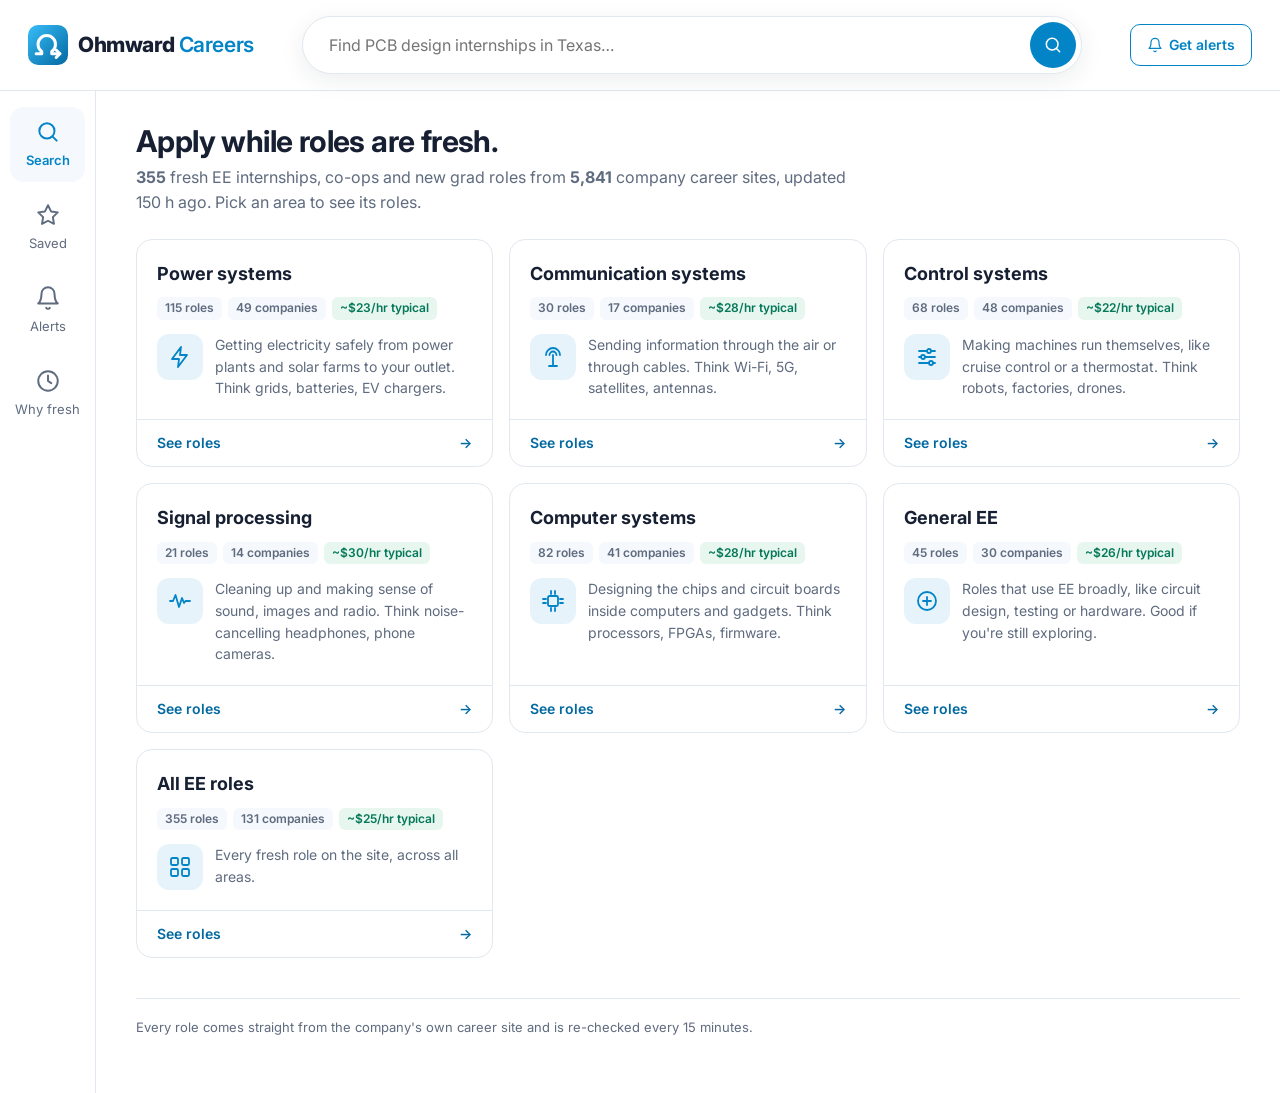
<file: docs/index.html>
<!doctype html>
<html lang="en">
<head>
<meta charset="utf-8">
<meta name="viewport" content="width=device-width, initial-scale=1">
<title>Ohmward Careers</title>
<meta name="description" content="Fresh electrical engineering internships, co-ops and new grad roles from 5,000+ companies, checked every 15 minutes.">
<link rel="icon" href="favicon.svg" type="image/svg+xml">
<link rel="preconnect" href="https://fonts.googleapis.com"><link rel="preconnect" href="https://fonts.gstatic.com" crossorigin>
<link href="https://fonts.googleapis.com/css2?family=Inter:wght@400;500;600;700;800&display=swap" rel="stylesheet">
<link rel="stylesheet" href="style.css?v=11">
</head>
<body>
<div class="shell"><main>
  <h1>Apply while roles are fresh.</h1>
  <p class="lede" id="lede">Fresh EE internships, co-ops and new grad roles, checked every 15 minutes. Pick an area of EE to see its roles.</p>
  <ul class="grid" id="areas"></ul>
  <footer>Every role comes straight from the company's own career site and is re-checked every 15 minutes.</footer>
</main></div>

<script src="common.js?v=11"></script>
<script>
chrome("jobs");
(async () => {
  const data = await loadJobs(), isNew = j => Date.now() - new Date(j.found) < 864e5;
  if (data.updated) $("lede").innerHTML = `<b>${data.jobs.length}</b> fresh EE internships, co-ops and new grad roles from <b>${(data.boards || 5000).toLocaleString()}</b> company career sites, updated ${minutesAgo(data.updated)}. Pick an area to see its roles.`;
  $("areas").innerHTML = Object.entries(AREAS).map(([k, [name, kiss]]) => {
    const js = data.jobs.filter(j => inArea(k, j)), n = js.filter(isNew).length, cos = new Set(js.map(j => j.company)).size;
    const paid = js.map(j => j.hr).filter(Boolean).sort((a, b) => a - b), mid = paid[Math.floor(paid.length / 2)];
    return `<li><a class="tile area" href="jobs.html?area=${k}"><div class="in">
        <div class="tile-top"><h3>${name}</h3>${n ? `<span class="age">${svg("clock")} ${n} new</span>` : ""}</div>
        <div class="pills"><span class="pill">${js.length} role${js.length === 1 ? "" : "s"}</span><span class="pill">${cos} compan${cos === 1 ? "y" : "ies"}</span>
          ${mid ? `<span class="pill pay">~$${mid}/hr typical</span>` : ""}</div>
        <div class="co"><span class="ic">${icon(k)}</span><span>${kiss}</span></div></div>
      <div class="foot"><span>See roles</span><span aria-hidden="true">→</span></div></a></li>`;
  }).join("");
})();
</script>
</body>
</html>
</file>
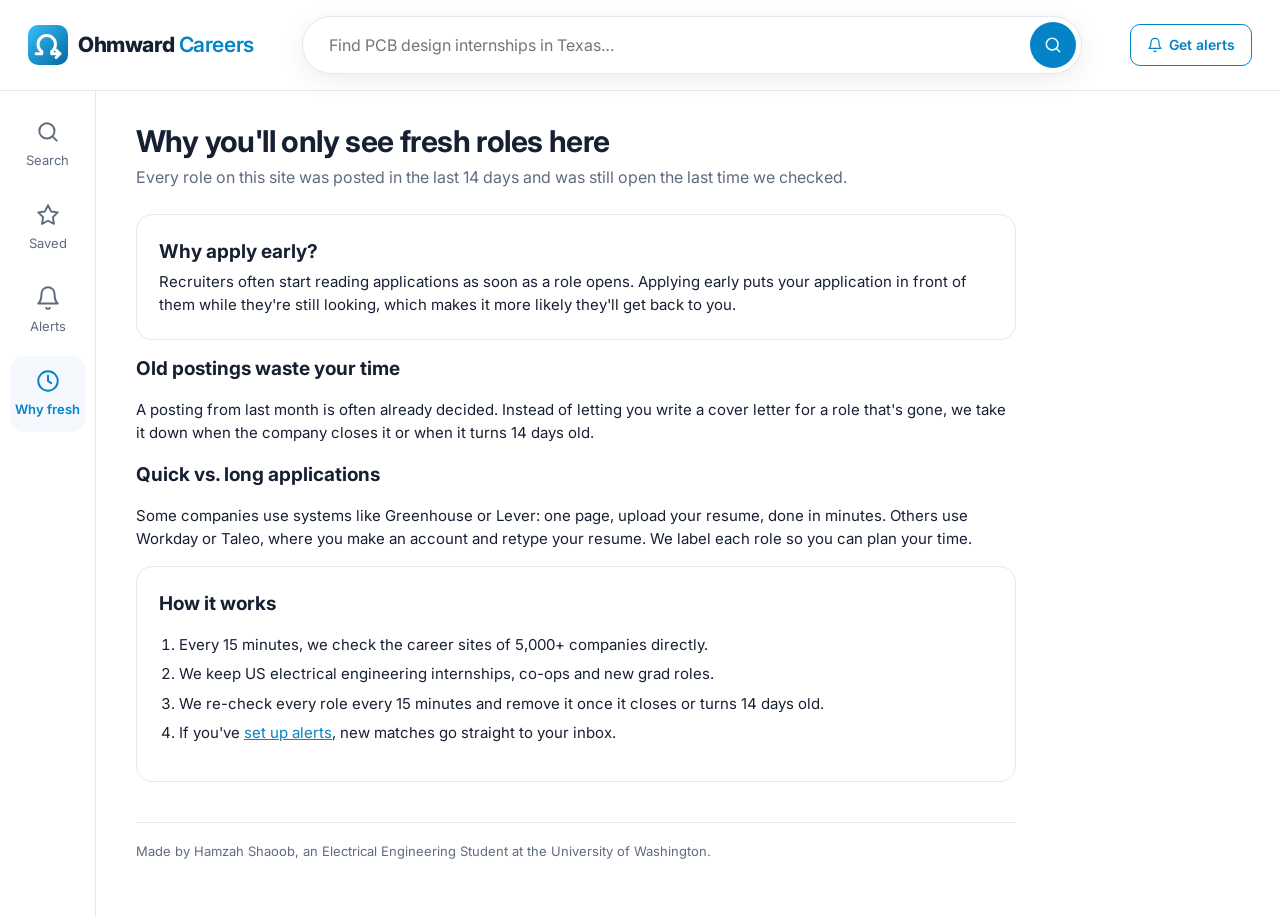
<file: docs/about.html>
<!doctype html>
<html lang="en">
<head>
<meta charset="utf-8">
<meta name="viewport" content="width=device-width, initial-scale=1">
<title>Why fresh · Ohmward Careers</title>
<meta name="description" content="Why Ohmward Careers only lists roles from the last two weeks, and how fast EE postings really close.">
<link rel="icon" href="favicon.svg" type="image/svg+xml">
<link rel="preconnect" href="https://fonts.googleapis.com"><link rel="preconnect" href="https://fonts.gstatic.com" crossorigin>
<link href="https://fonts.googleapis.com/css2?family=Inter:wght@400;500;600;700;800&display=swap" rel="stylesheet">
<link rel="stylesheet" href="style.css?v=11">
</head>
<body>
<div class="shell"><main class="narrow">
  <h1>Why you'll only see fresh roles here</h1>
  <p class="lede">Every role on this site was posted in the last 14 days and was still open the last time we checked.</p>

  <section class="panel">
    <h2>Why apply early?</h2>
    <p style="margin:0">Recruiters often start reading applications as soon as a role opens. Applying early puts your application in front of them while they're still looking, which makes it more likely they'll get back to you.</p>
  </section>

  <section>
    <h2>Old postings waste your time</h2>
    <p>A posting from last month is often already decided. Instead of letting you write a cover letter for a role that's gone, we take it down when the company closes it or when it turns 14 days old.</p>
    <h2>Quick vs. long applications</h2>
    <p>Some companies use systems like Greenhouse or Lever: one page, upload your resume, done in minutes. Others use Workday or Taleo, where you make an account and retype your resume. We label each role so you can plan your time.</p>
  </section>

  <section class="panel">
    <h2>How it works</h2>
    <ol class="steps">
      <li>Every 15 minutes, we check the career sites of 5,000+ companies directly.</li>
      <li>We keep US electrical engineering internships, co-ops and new grad roles.</li>
      <li>We re-check every role every 15 minutes and remove it once it closes or turns 14 days old.</li>
      <li>If you've <a href="alerts.html">set up alerts</a>, new matches go straight to your inbox.</li>
    </ol>
  </section>
  <footer>Made by Hamzah Shaoob, an Electrical Engineering Student at the University of Washington.</footer>
</main></div>

<script src="common.js?v=11"></script>
<script>
chrome("about");
</script>
</body>
</html>
</file>
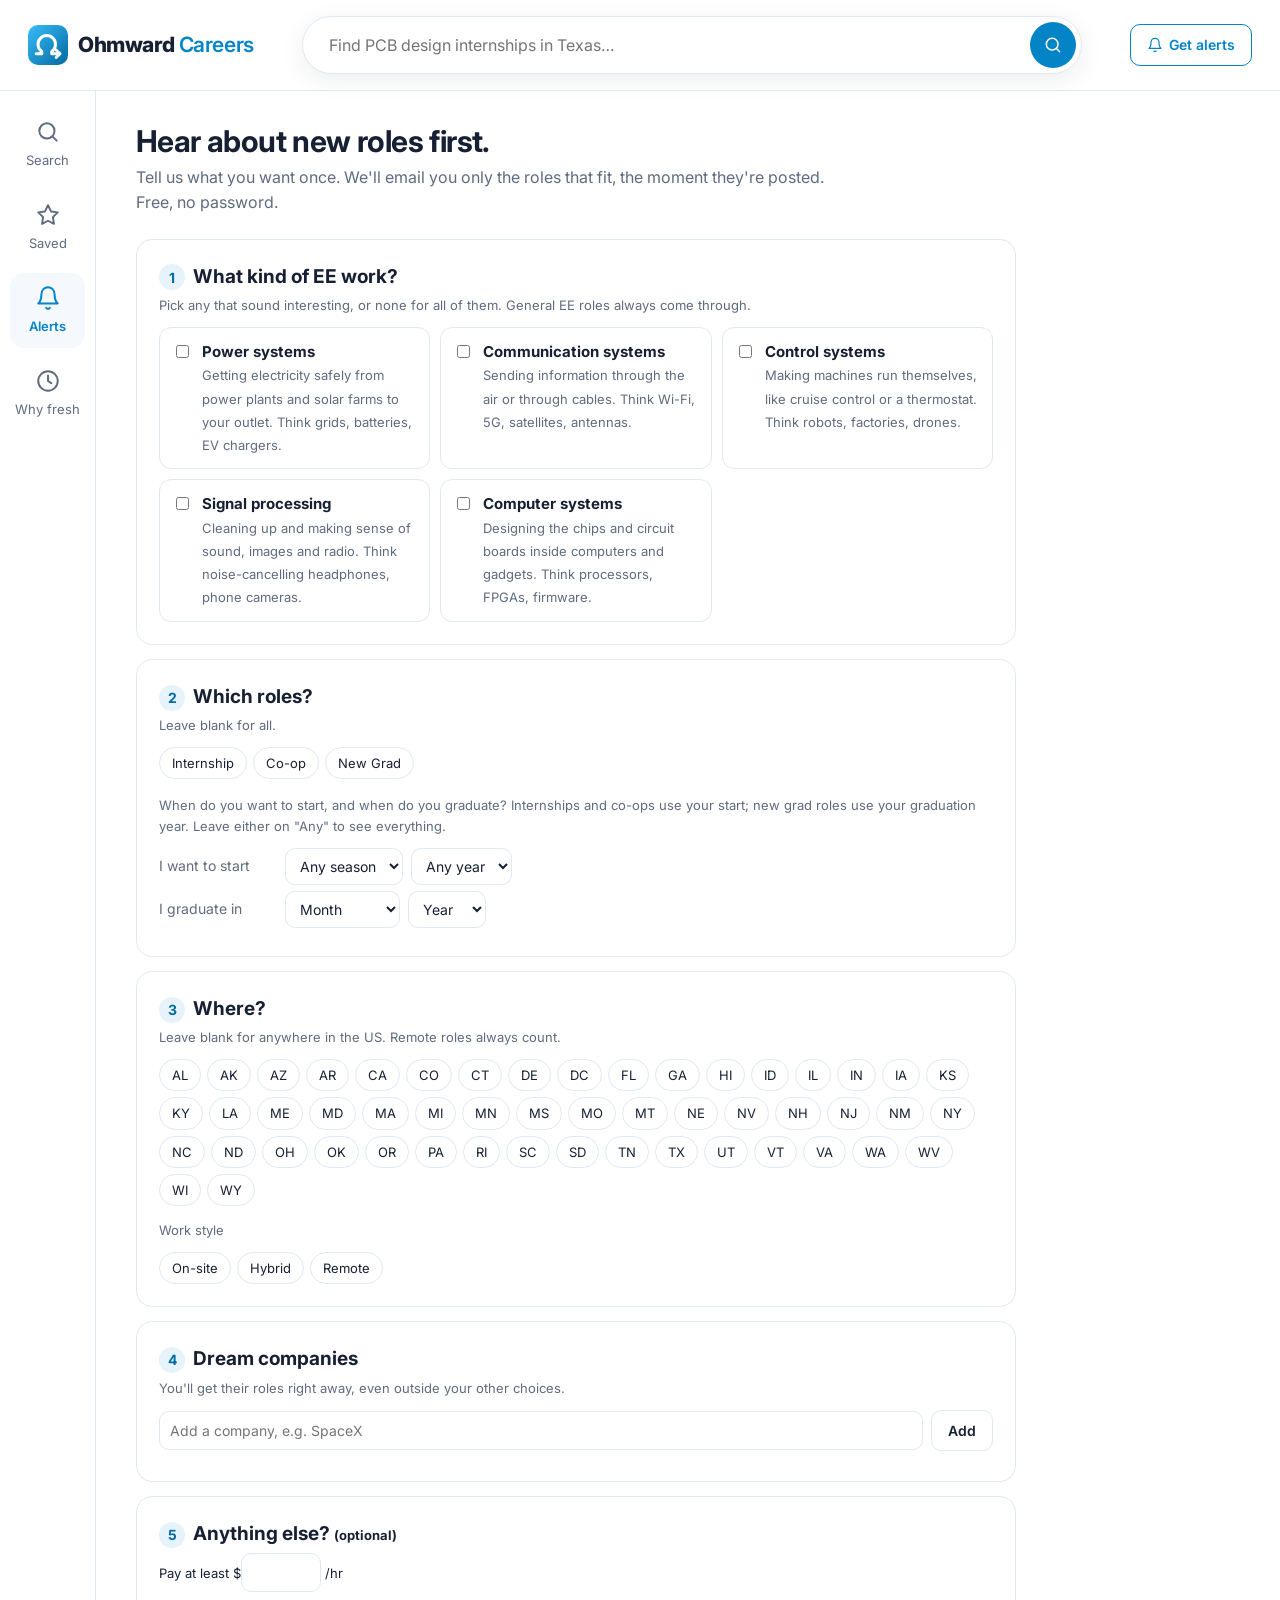
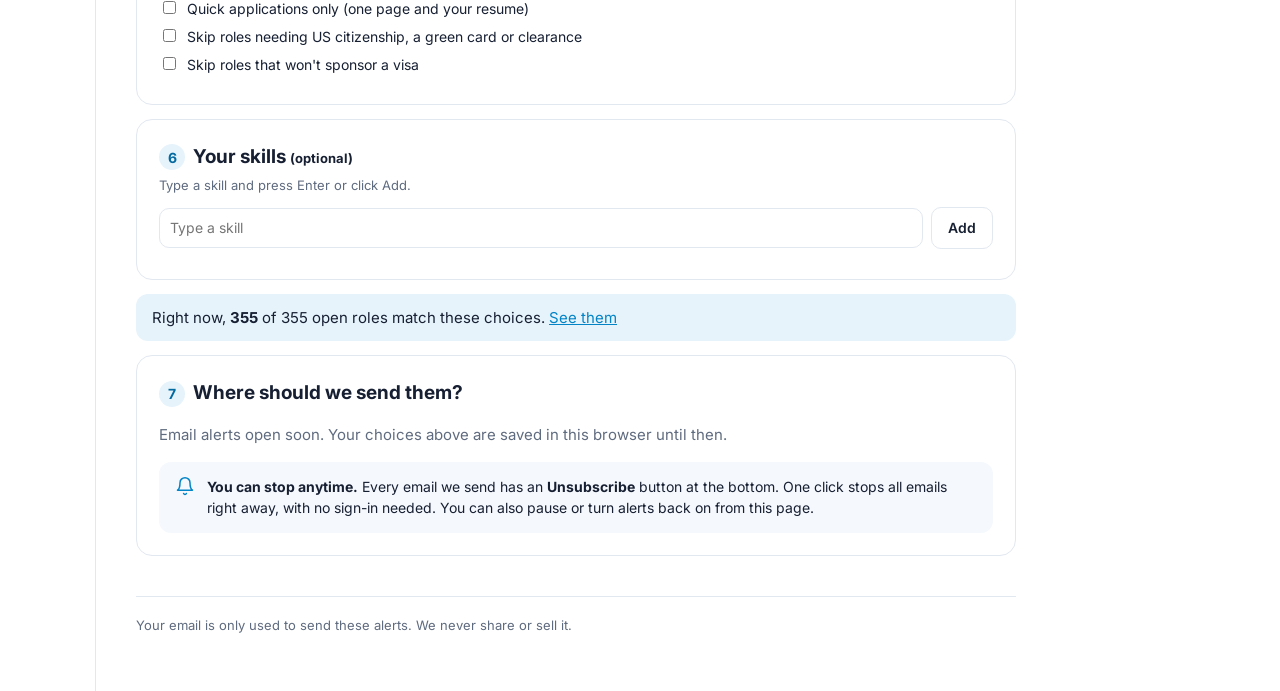
<file: docs/alerts.html>
<!doctype html>
<html lang="en">
<head>
<meta charset="utf-8">
<meta name="viewport" content="width=device-width, initial-scale=1">
<title>Alerts · Ohmward Careers</title>
<meta name="description" content="Get new EE internships, co-ops and new grad roles emailed to you the moment they're posted.">
<link rel="icon" href="favicon.svg" type="image/svg+xml">
<link rel="preconnect" href="https://fonts.googleapis.com"><link rel="preconnect" href="https://fonts.gstatic.com" crossorigin>
<link href="https://fonts.googleapis.com/css2?family=Inter:wght@400;500;600;700;800&display=swap" rel="stylesheet">
<link rel="stylesheet" href="style.css?v=11">
</head>
<body>
<div class="shell"><main class="narrow">
  <h1>Hear about new roles first.</h1>
  <p class="lede">Tell us what you want once. We'll email you only the roles that fit, the moment they're posted. Free, no password.</p>
  <p class="matches" id="banner" hidden></p>

  <section class="step"><h2><span>1</span>What kind of EE work?</h2>
    <p class="hint">Pick any that sound interesting, or none for all of them. General EE roles always come through.</p>
    <div class="areas" id="areas"></div></section>

  <section class="step"><h2><span>2</span>Which roles?</h2>
    <p class="hint">Leave blank for all.</p>
    <div class="chips" id="kinds"></div>
    <p class="hint" style="margin-top:16px">When do you want to start, and when do you graduate? Internships and co-ops use your start; new grad roles use your graduation year. Leave either on "Any" to see everything.</p>
    <div id="when"></div></section>

  <section class="step"><h2><span>3</span>Where?</h2>
    <p class="hint">Leave blank for anywhere in the US. Remote roles always count.</p>
    <div class="chips" id="states"></div>
    <p class="hint" style="margin-top:14px">Work style</p><div class="chips" id="work"></div></section>

  <section class="step"><h2><span>4</span>Dream companies</h2>
    <p class="hint">You'll get their roles right away, even outside your other choices.</p>
    <div id="favorites"></div></section>

  <section class="step"><h2><span>5</span>Anything else? <span class="small">(optional)</span></h2>
    <div class="row"><label class="small">Pay at least $<input class="field" type="number" id="min_pay" min="0" max="200" style="width:80px"> /hr</label></div>
    <label class="check small"><input type="checkbox" id="quick"> Quick applications only (one page and your resume)</label>
    <label class="check small"><input type="checkbox" id="no_citizen"> Skip roles needing US citizenship, a green card or clearance</label>
    <label class="check small"><input type="checkbox" id="need_sponsor"> Skip roles that won't sponsor a visa</label>
    </section>

  <section class="step"><h2><span>6</span>Your skills <span class="small">(optional)</span></h2>
    <p class="hint">Type a skill and press Enter or click Add.</p>
    <div id="skills"></div></section>

  <p class="matches" id="matches"></p>

  <section class="step" id="email-step"><h2><span>7</span>Where should we send them?</h2>
    <div id="signup"></div>
    <div class="unsub"><span id="unsub-ic"></span><div><b>You can stop anytime.</b> Every email we send has an <b>Unsubscribe</b> button at the bottom.
      One click stops all emails right away, with no sign-in needed. You can also pause or turn alerts back on from this page.</div></div></section>
  <footer>Your email is only used to send these alerts. We never share or sell it.</footer>
</main></div>

<script src="common.js?v=11"></script>
<script>
chrome("alerts");
let data = {jobs: [], skills: []}, sb = null, user = null, sub = null;

function count() {
  const n = data.jobs.filter(j => wants(prefs, j)).length;
  $("matches").innerHTML = `Right now, <b>${n}</b> of ${data.jobs.length} open roles match these choices. <a href="./">See them</a>`;
}
function form() {
  $("areas").innerHTML = Object.entries(SECTORS).map(([k, [name, kiss]]) => `<label class="area-opt">
    <input type="checkbox" value="${k}" ${prefs.sectors.includes(k) ? "checked" : ""}><div><b>${name}</b><span>${kiss}</span></div></label>`).join("");
  $("areas").onchange = () => { prefs.sectors = [...$("areas").querySelectorAll("input:checked")].map(i => i.value); savePrefs(); count(); };
  chips($("kinds"), "kinds", KINDS, count);
  whenPicker($("when"), count);
  chips($("states"), "states", STATES, count);
  chips($("work"), "work", WORK, count);
  tagInput($("skills"), "skills", null, count, "Type a skill", fixSkill);
  tagInput($("favorites"), "favorites", companyLogos(data), count, "Add a company, e.g. SpaceX");
  $("min_pay").value = prefs.min_pay || "";
  $("quick").checked = prefs.max_ease === 1;
  $("no_citizen").checked = prefs.no_citizen;
  $("need_sponsor").checked = prefs.need_sponsor;
  count();
}
$("min_pay").oninput = e => { prefs.min_pay = Math.max(0, +e.target.value || 0); savePrefs(); count(); };
$("quick").onchange = e => { prefs.max_ease = e.target.checked ? 1 : 3; savePrefs(); count(); };
for (const id of ["no_citizen", "need_sponsor"]) $(id).onchange = e => { prefs[id] = e.target.checked; savePrefs(); count(); };

// ---------- sign-up (Supabase: the emailed link confirms the address; one row per subscriber) ----------
function signup(note = "") {
  const box = $("signup");
  const freq = `<label class="check small"><input type="radio" name="freq" value="instant" ${prefs.frequency !== "daily" ? "checked" : ""}> As soon as roles are posted</label>
    <label class="check small"><input type="radio" name="freq" value="daily" ${prefs.frequency === "daily" ? "checked" : ""}> One summary each morning (8am Pacific)</label>`;
  if (!SUPABASE_URL) { box.innerHTML = `<p class="muted">Email alerts open soon. Your choices above are saved in this browser until then.</p>`; return; }
  if (!user) {
    box.innerHTML = `<form id="go">${freq}<div class="row" style="margin-top:12px">
        <input class="field" type="email" id="email" required autocomplete="email" placeholder="you@school.edu" aria-label="Email" style="flex:1 1 240px">
        <button class="btn" type="submit">Send me roles</button></div></form>
      <p class="hint note">We'll email you a link to confirm. Already signed up? Enter your email to change or pause your alerts.</p>
      <p class="note" aria-live="polite">${esc(note)}</p>`;
    $("go").onsubmit = async e => {
      e.preventDefault();
      if (!sb) return signup("Still loading, try again in a second.");
      store("pending", true);
      const {error} = await sb.auth.signInWithOtp({email: $("email").value.trim(), options: {emailRedirectTo: location.origin + location.pathname}});
      signup(error ? `Couldn't send the link: ${error.message}` : "Check your inbox and click the link. Alerts start once you confirm.");
    };
  } else {
    box.innerHTML = `<p style="margin-top:0">Signed in as <b>${esc(user.email)}</b>. Your alerts are <b>${sub?.active ? "on" : "paused"}</b>.</p>${freq}
      <div class="row" style="margin-top:12px"><button class="btn" id="save">Save my choices</button>
        <button class="btn quiet" id="pause">${sub?.active ? "Pause alerts" : "Turn alerts on"}</button>
        <button class="btn quiet" id="out">Sign out</button></div>
      <p class="note" aria-live="polite">${esc(note)}</p>`;
    $("save").onclick = () => save(true, "Saved. Your next alert uses these choices.");
    $("pause").onclick = () => save(!sub?.active, sub?.active ? "Alerts paused." : "Alerts are on.");
    $("out").onclick = () => sb.auth.signOut();
  }
  box.querySelectorAll("input[name=freq]").forEach(r => r.onchange = () => { prefs.frequency = r.value; savePrefs(); });
}
async function save(active, note) {
  const {data: row, error} = await sb.from("subscribers").upsert({id: user.id, email: user.email, prefs, active}).select("prefs,active").single();
  if (!error) sub = row;
  signup(error ? `Couldn't save: ${error.message}` : note);
}
async function signedIn(session) {
  user = session?.user || null;
  if (!user) { sub = null; return signup(); }
  const {data: row} = await sb.from("subscribers").select("prefs,active").eq("id", user.id).maybeSingle();
  sub = row;
  if (row) {  // returning subscriber: show their saved choices rather than whatever this browser had
    prefs = {...DEFAULT, ...row.prefs}; savePrefs(); form();
    return signup(load("pending", false) ? "Welcome back. These are your saved choices." : "");
  }
  if (load("pending", false)) { store("pending", false); return save(true, "You're in. New roles that match will land in your inbox."); }
  signup();
}

(async () => {
  data = await loadJobs();
  $("unsub-ic").outerHTML = svg("bell");
  form(); signup();
  if (!SUPABASE_URL) return;
  const {createClient} = await import("https://cdn.jsdelivr.net/npm/@supabase/supabase-js@2.45.4/+esm");
  sb = createClient(SUPABASE_URL, SUPABASE_ANON_KEY);
  const token = new URLSearchParams(location.search).get("unsub");
  if (token) {
    const {error} = await sb.rpc("unsubscribe", {token});
    $("banner").textContent = error ? "That unsubscribe link didn't work. Enter your email below to pause your alerts." : "You're unsubscribed. We won't email you again.";
    $("banner").hidden = false;
    history.replaceState(null, "", location.pathname);
  }
  sb.auth.onAuthStateChange((_, session) => setTimeout(() => signedIn(session)));  // never await Supabase inside this callback
})();
</script>
</body>
</html>
</file>
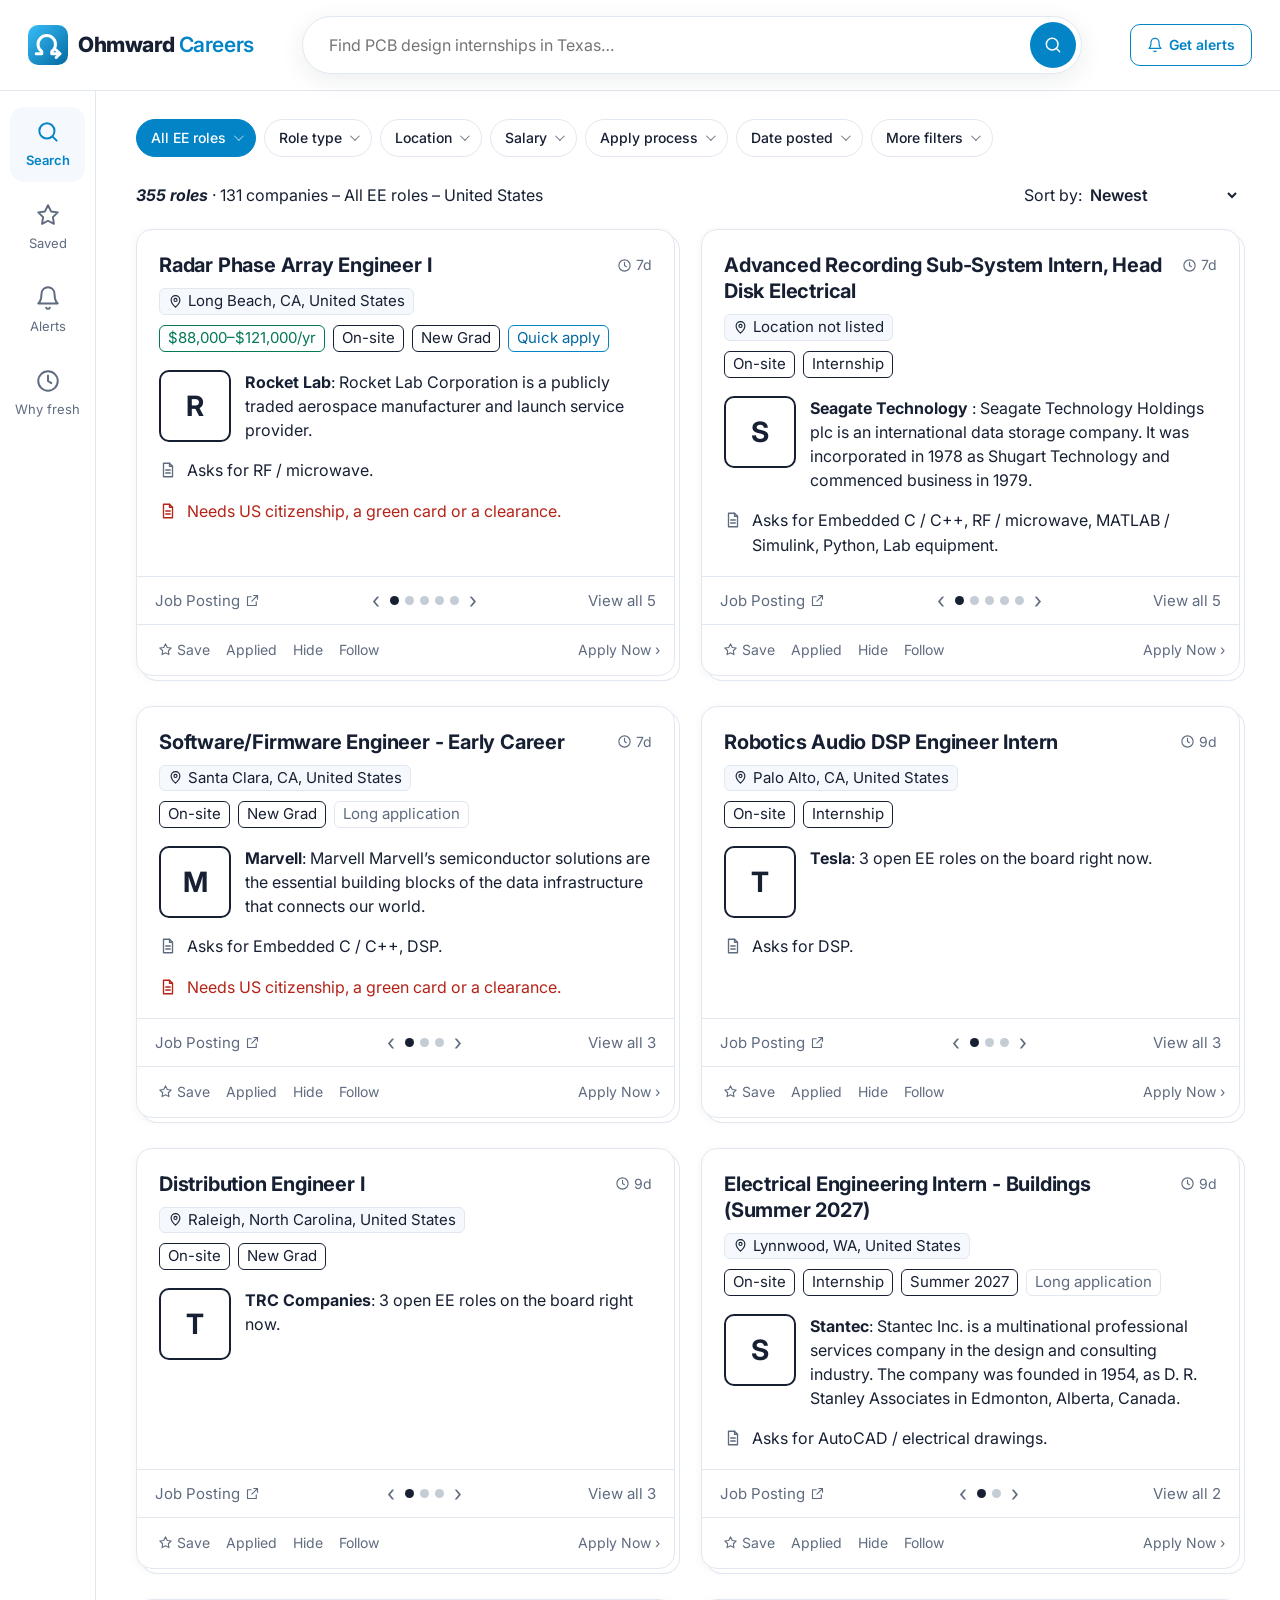
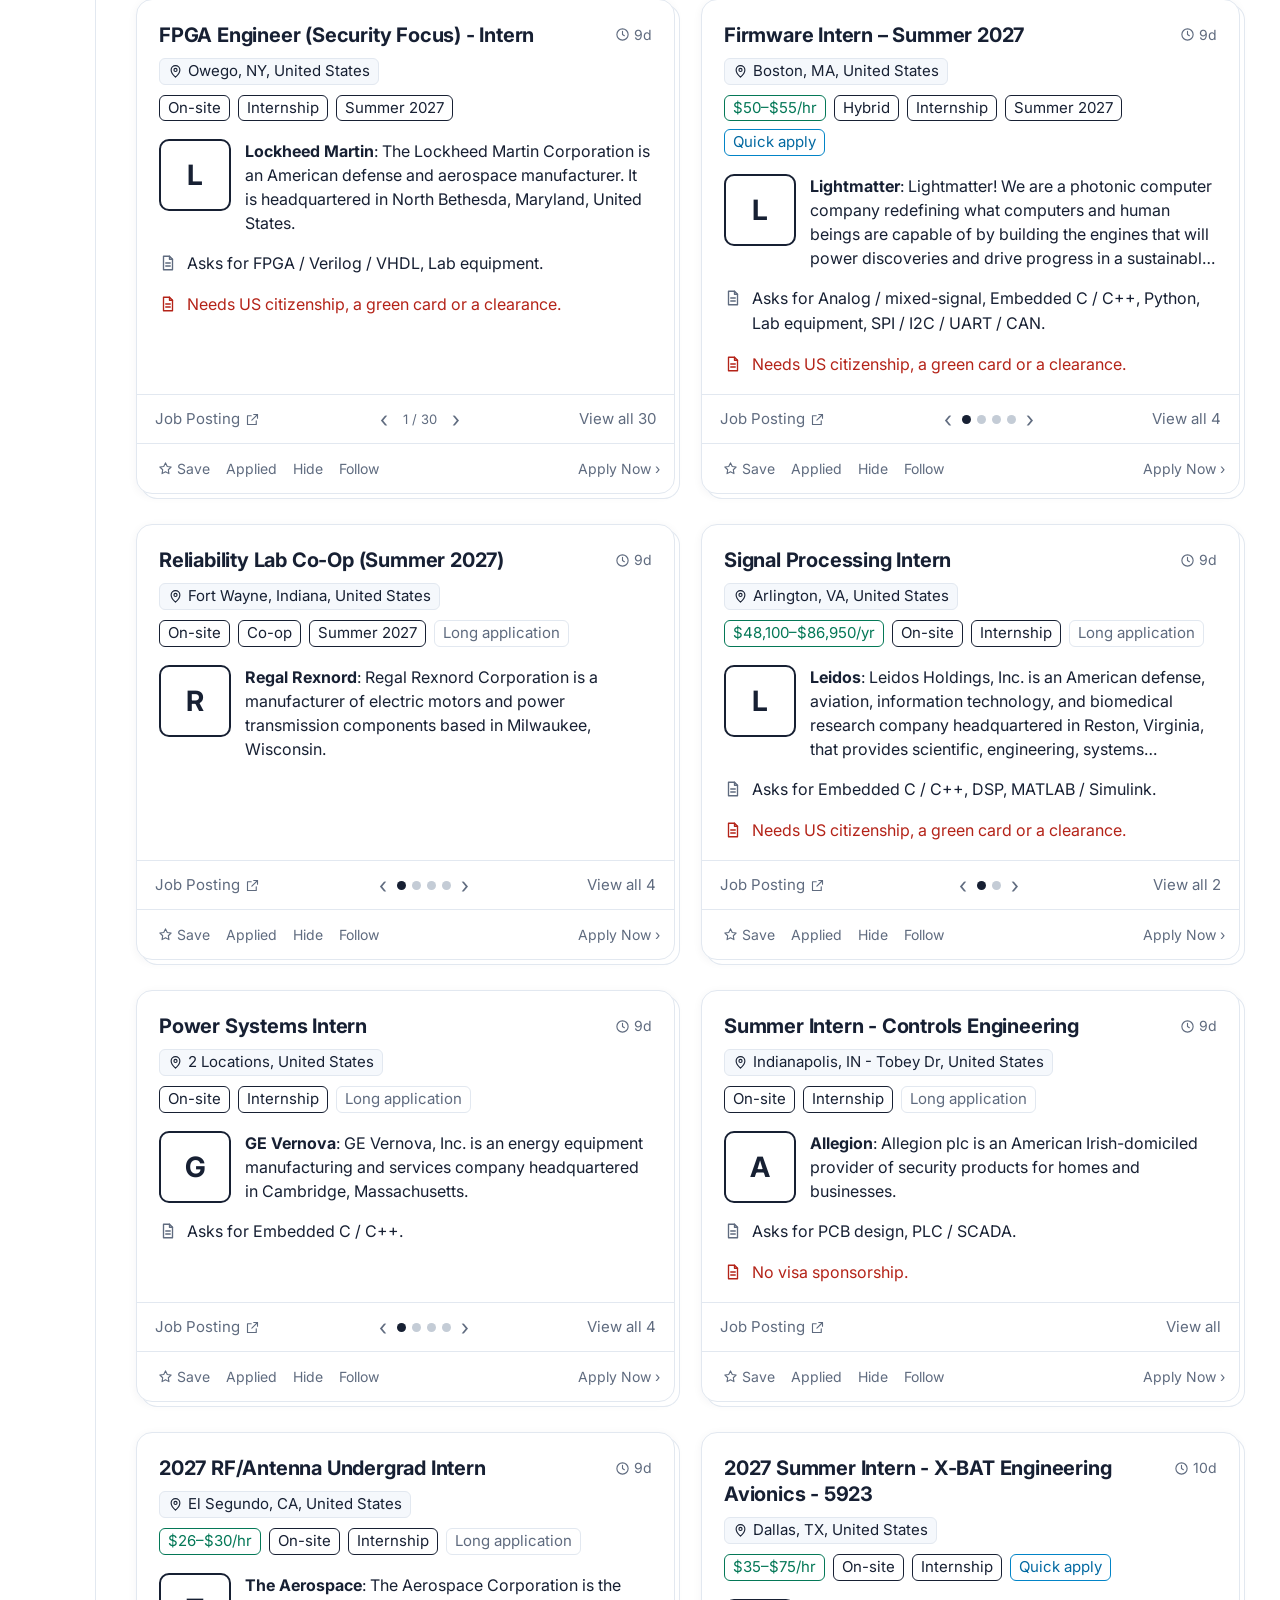
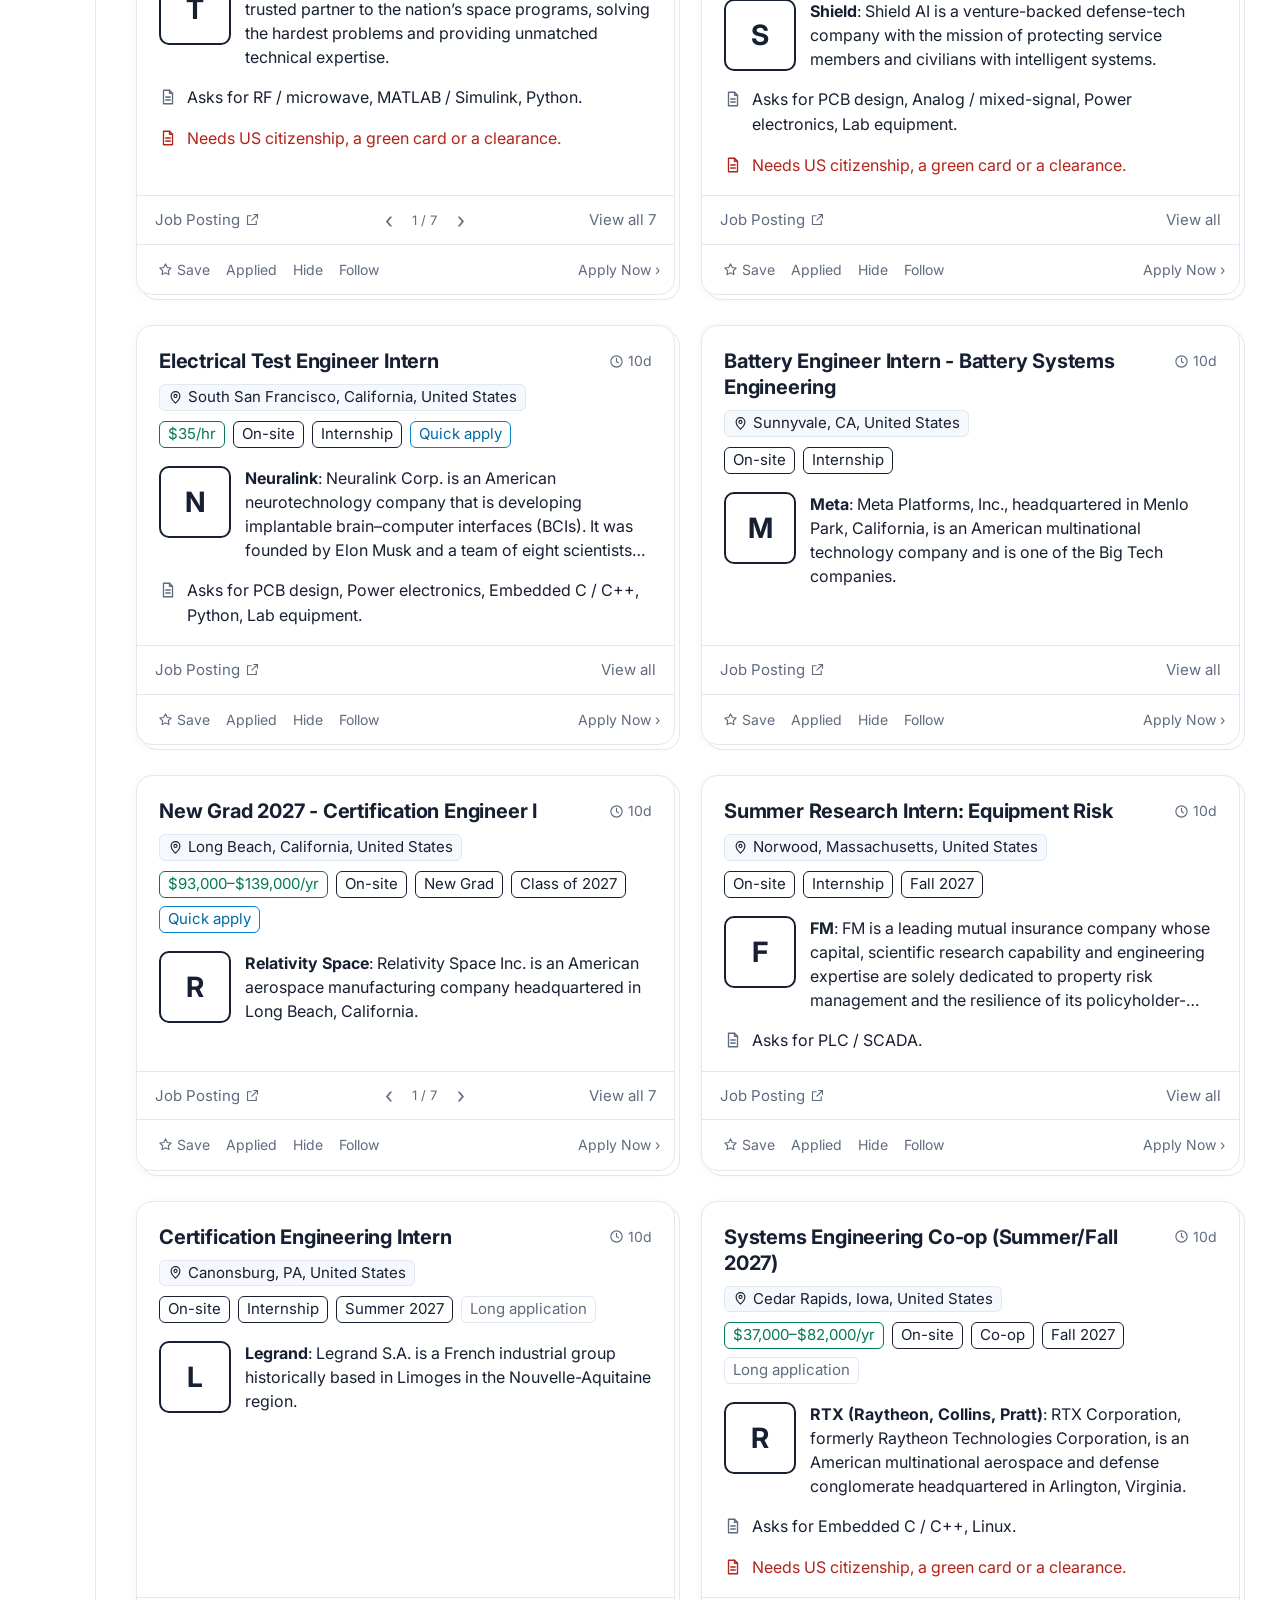
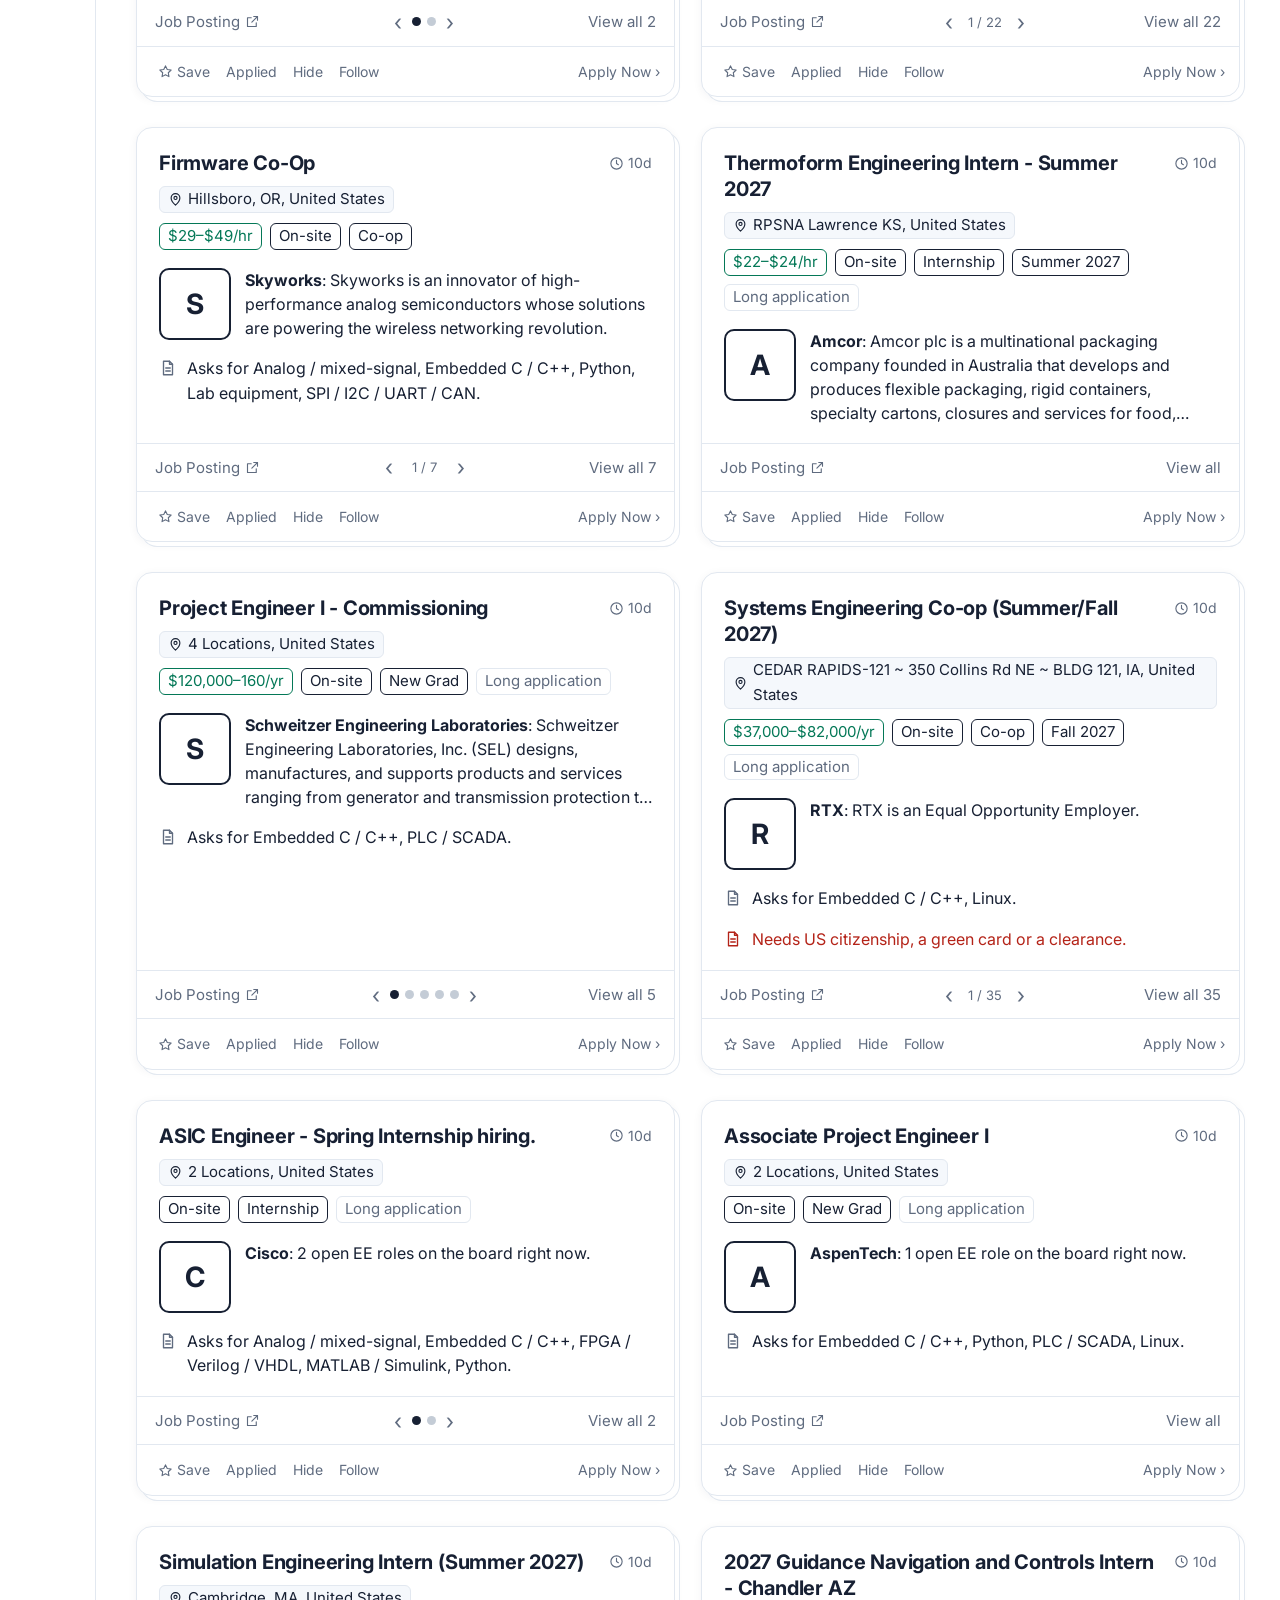
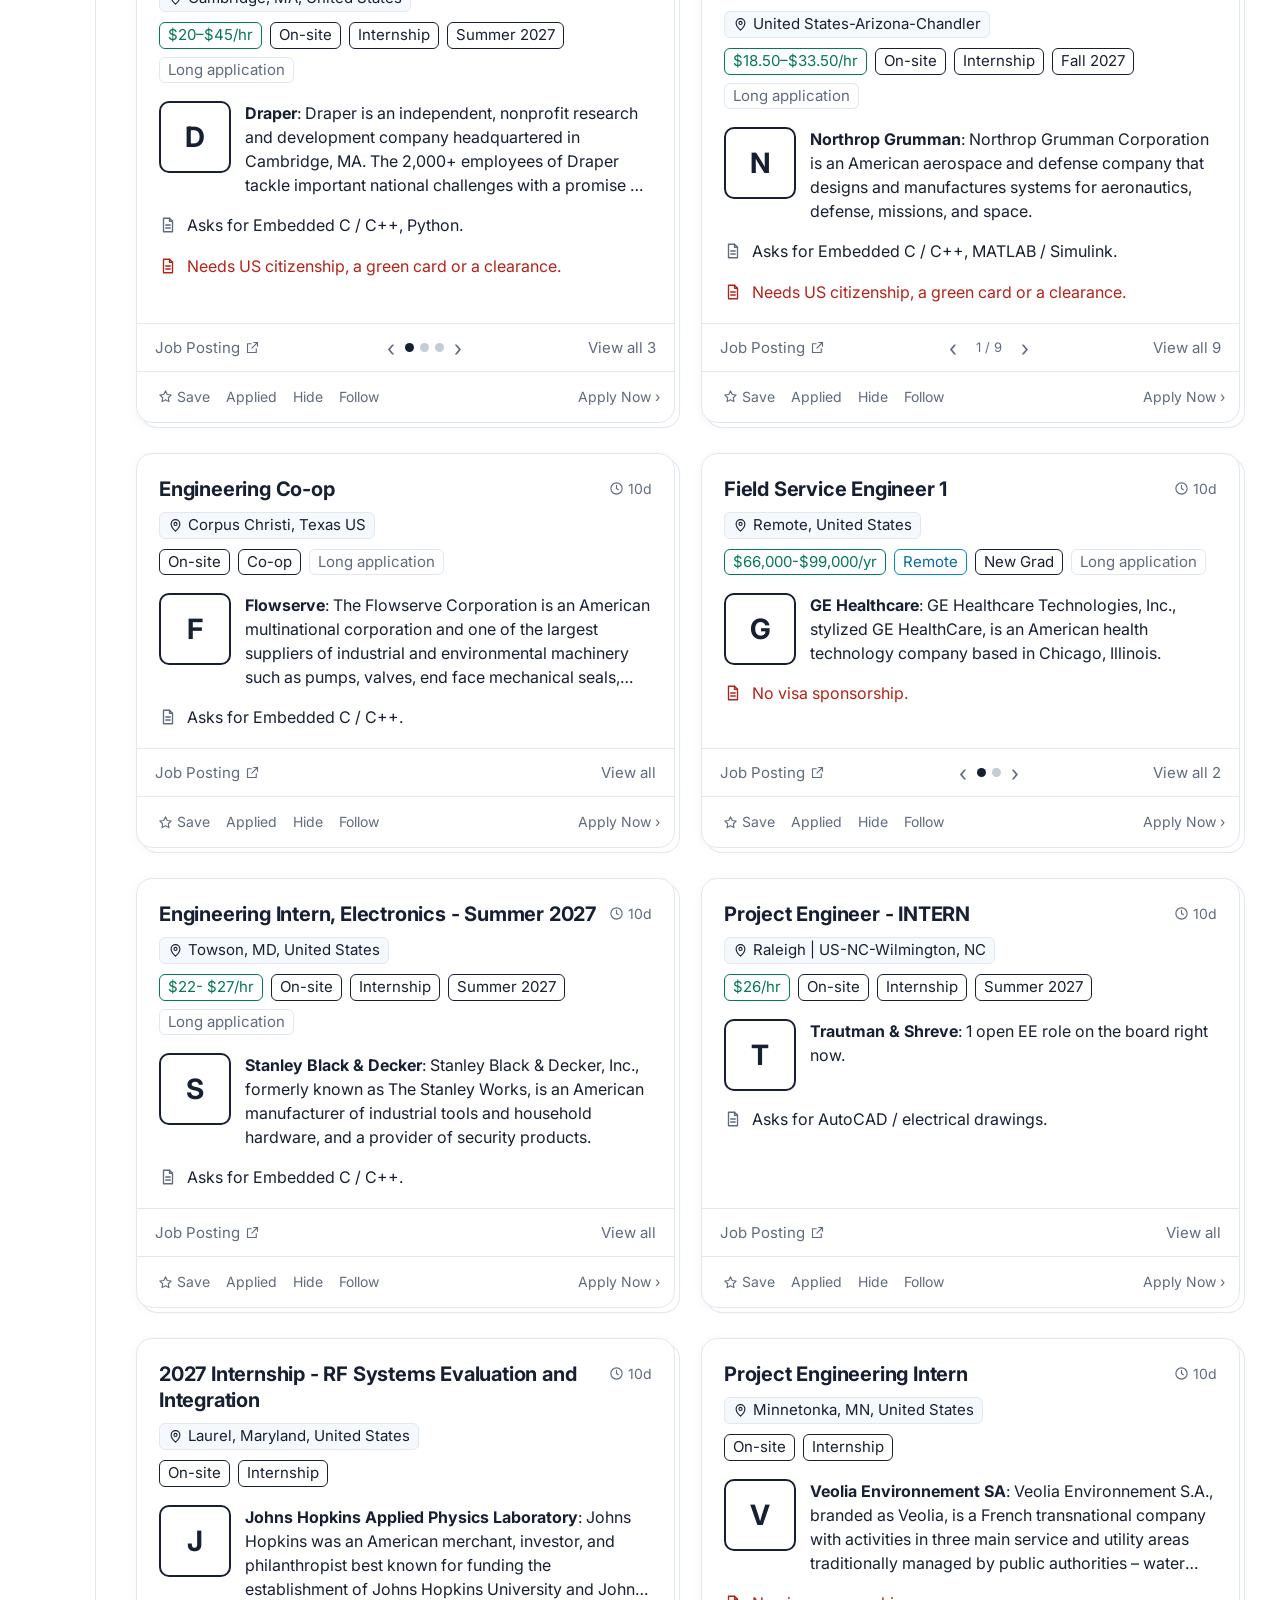
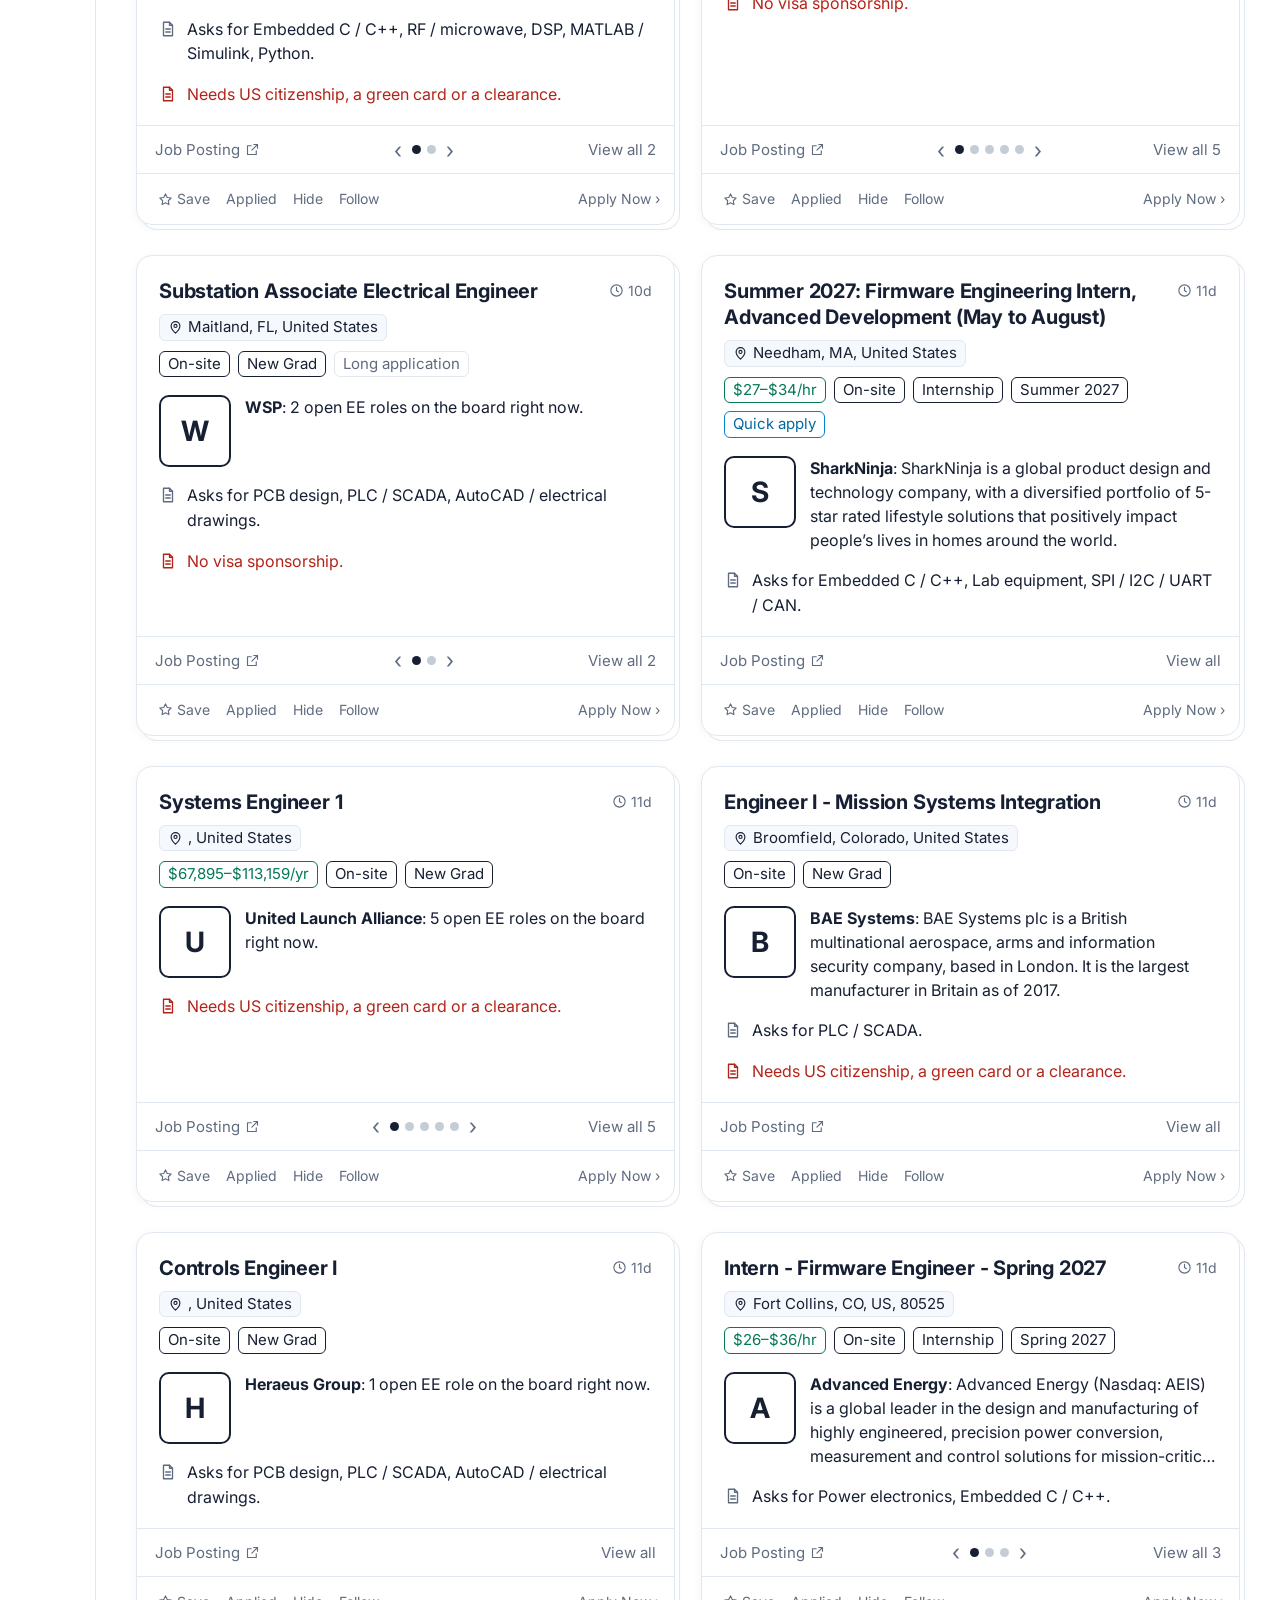
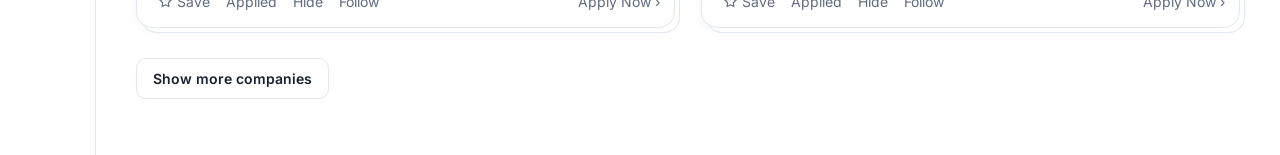
<file: docs/jobs.html>
<!doctype html>
<html lang="en">
<head>
<meta charset="utf-8">
<meta name="viewport" content="width=device-width, initial-scale=1">
<title>Roles · Ohmward Careers</title>
<meta name="description" content="Fresh electrical engineering roles, checked every 15 minutes.">
<link rel="icon" href="favicon.svg" type="image/svg+xml">
<link rel="preconnect" href="https://fonts.googleapis.com"><link rel="preconnect" href="https://fonts.gstatic.com" crossorigin>
<link href="https://fonts.googleapis.com/css2?family=Inter:wght@400;500;600;700;800&display=swap" rel="stylesheet">
<link rel="stylesheet" href="style.css?v=11">
</head>
<body>
<div class="shell"><main>
  <div class="filters">
    <details class="fp" id="fp-area"><summary></summary><div class="pop" id="area-list"></div></details>
    <details class="fp" id="fp-kind"><summary>Role type</summary><div class="pop"><div class="chips" id="kinds"></div></div></details>
    <details class="fp" id="fp-loc"><summary>Location</summary><div class="pop wide">
      <h4>Work style</h4><div class="chips" id="work"></div>
      <h4>States</h4><div class="chips states" id="states"></div><p>Remote roles always count as in your area.</p></div></details>
    <details class="fp" id="fp-pay"><summary>Salary</summary><div class="pop">
      <label class="small">At least $<input class="field" type="number" id="min_pay" min="0" max="200" style="width:80px"> per hour</label>
      <label class="check small" style="margin-top:8px"><input type="checkbox" id="unlisted_pay"> Include roles that don't list pay</label>
      <p>Yearly pay is converted to hourly (÷ 2,080 hours).</p></div></details>
    <details class="fp" id="fp-ease"><summary>Apply process</summary><div class="pop">
      <label class="check"><input type="radio" name="ease" value="3"> Any</label>
      <label class="check"><input type="radio" name="ease" value="2"> Skip long applications</label>
      <label class="check"><input type="radio" name="ease" value="1"> Quick apply only</label>
      <p>Quick: one page and your resume (Greenhouse, Lever, Ashby). Long: make an account and retype your resume (Workday, Taleo, Oracle).</p></div></details>
    <details class="fp" id="fp-days"><summary>Date posted</summary><div class="pop">
      <label class="check"><input type="radio" name="days" value="0"> Last 14 days</label>
      <label class="check"><input type="radio" name="days" value="1"> Last 24 hours</label>
      <label class="check"><input type="radio" name="days" value="3"> Last 3 days</label>
      <label class="check"><input type="radio" name="days" value="7"> Last week</label></div></details>
    <details class="fp" id="fp-more"><summary>More filters</summary><div class="pop wide right">
      <h4>Start and graduation</h4><div id="when"></div>
      <h4>Eligibility</h4>
      <label class="check small"><input type="checkbox" id="no_citizen"> Hide roles that need US citizenship, a green card or a clearance</label>
      <label class="check small"><input type="checkbox" id="need_sponsor"> Hide roles that won't sponsor a visa</label>
      <h4>Dream companies</h4>
      <div id="favorites"></div>
      <h4>Your skills</h4><div id="skills"></div>
      <h4>My roles</h4>
      <label class="check small"><input type="checkbox" id="showDone"> Show roles I applied to or hid</label>
      <label class="check small"><input type="checkbox" id="savedOnly"> Only roles I saved</label></div></details>
    <button class="linkbtn" id="clear" hidden>Clear all</button>
  </div>

  <div class="status"><span id="count">Loading…</span>
    <label>Sort by: <select id="sort"><option value="new">Newest</option><option value="pay">Highest pay</option>
      <option value="ease">Quickest to apply</option><option value="fit">Best skill match</option></select></label></div>
  <ul class="grid jobs" id="roles" aria-live="polite"></ul>
</main></div>

<script src="common.js?v=11"></script>
<script>
chrome(new URLSearchParams(location.search).get("saved") ? "saved" : "jobs");
const url = new URLSearchParams(location.search), area = AREAS[url.get("area")] ? url.get("area") : "all";
let data = {jobs: []}, marks = load("marks", {}), limit = 40, perCo = {};
let view = {sort: "new", showDone: false, days: 0, ...load("view", {}), q: url.get("q") || ""};
if (url.get("saved")) view.savedOnly = true;  // the Saved page
const company = url.get("company");  // "View all": every role at one company, one tile each
const idx = {};  // company -> which of its roles its tile is showing
const saveView = () => store("view", view);
const changed = () => { savePrefs(); saveView(); limit = 40; render(); };

function controls() {
  $("area-list").innerHTML = Object.entries(AREAS).map(([k, [name]]) =>
    `<a class="opt" href="jobs.html?area=${k}" ${k === area ? 'aria-current="page"' : ""}>${icon(k)}${name}</a>`).join("");
  chips($("kinds"), "kinds", KINDS, changed);
  whenPicker($("when"), changed);
  tagInput($("skills"), "skills", null, changed, "Type a skill", fixSkill);
  drawFavs = tagInput($("favorites"), "favorites", companyLogos(data), changed, "Add a company");
  chips($("work"), "work", WORK, changed);
  chips($("states"), "states", STATES, changed);
  document.querySelector(`input[name=days][value="${view.days}"]`).checked = true;
  document.querySelector(`input[name=ease][value="${prefs.max_ease}"]`).checked = true;
  $("min_pay").value = prefs.min_pay || "";
  $("unlisted_pay").checked = prefs.unlisted_pay;
  $("no_citizen").checked = prefs.no_citizen;
  $("need_sponsor").checked = prefs.need_sponsor;
  $("showDone").checked = view.showDone;
  $("savedOnly").checked = !!view.savedOnly;
  $("sort").value = view.sort;
}
let drawFavs = () => {};
document.querySelectorAll("input[name=days]").forEach(r => r.onchange = () => { view.days = +r.value; changed(); });
document.querySelectorAll("input[name=ease]").forEach(r => r.onchange = () => { prefs.max_ease = +r.value; changed(); });
$("min_pay").oninput = e => { prefs.min_pay = Math.max(0, +e.target.value || 0); changed(); };
for (const id of ["unlisted_pay", "no_citizen", "need_sponsor"]) $(id).onchange = e => { prefs[id] = e.target.checked; changed(); };
$("showDone").onchange = e => { view.showDone = e.target.checked; changed(); };
$("savedOnly").onchange = e => { view.savedOnly = e.target.checked; changed(); };
$("sort").onchange = e => { view.sort = e.target.value; changed(); };
$("q").oninput = e => { view.q = e.target.value; limit = 40; render(); };
$("bar").onsubmit = e => { e.preventDefault(); view.q = $("q").value; render(); };
$("clear").onclick = () => {
  Object.assign(prefs, {kinds: [], states: [], work: [], start: "", grad: "", min_pay: 0, unlisted_pay: true, max_ease: 3, no_citizen: false, need_sponsor: false});
  view.days = 0; view.q = ""; $("q").value = ""; controls(); changed();
};

// Filter buttons show what's on: "Role type · 2", highlighted
function labels() {
  const set = (id, on, text) => { const s = document.querySelector(`#fp-${id} > summary`); s.textContent = text; s.classList.toggle("on", !!on); };
  const where = [...prefs.work, ...(prefs.states.length > 2 ? [`${prefs.states.length} states`] : prefs.states)];
  const more = [prefs.start, prefs.grad, prefs.no_citizen, prefs.need_sponsor, prefs.favorites.length, prefs.skills.length, view.showDone, view.savedOnly].filter(Boolean).length;
  set("area", true, AREAS[area][0]);
  set("kind", prefs.kinds.length, prefs.kinds.length ? prefs.kinds.join(", ") : "Role type");
  set("loc", where.length, where.length ? where.join(", ") : "Location");
  set("pay", prefs.min_pay || !prefs.unlisted_pay, prefs.min_pay ? `$${prefs.min_pay}+/hr` : !prefs.unlisted_pay ? "Pay listed" : "Salary");
  set("ease", prefs.max_ease < 3, prefs.max_ease === 1 ? "Quick apply only" : prefs.max_ease === 2 ? "No long applications" : "Apply process");
  set("days", view.days, view.days ? `Last ${view.days === 1 ? "24 hours" : view.days === 7 ? "week" : `${view.days} days`}` : "Date posted");
  set("more", more, more ? `More filters · ${more}` : "More filters");
  $("clear").hidden = !(view.q || view.days || ["kinds", "states", "work"].some(k => prefs[k].length) || prefs.start || prefs.grad
    || prefs.min_pay || !prefs.unlisted_pay || prefs.max_ease < 3 || prefs.no_citizen || prefs.need_sponsor);
}

let saved = load("saved", {});

// One HiringCafe-style tile per role
// One tile per company; arrows and dots flip between its roles, "View all" lists them all
function tile(js) {
  const i = Math.min(idx[js[0].company] || 0, js.length - 1), j = js[i];
  const fav = favorite(prefs, j), mark = marks[j.url], link = http(j.url) ? esc(j.url) : "#";
  const mine = mySkills(j), asks = j.skills.slice(0, 5);
  const warn = [j.citizen && "Needs US citizenship, a green card or a clearance", j.nosponsor && "No visa sponsorship"].filter(Boolean).join(". ");
  const about = data.about?.[j.company] || `${perCo[j.company]} open EE role${perCo[j.company] === 1 ? "" : "s"} on the board right now.`;
  const nav = js.length < 2 ? "" : `<span class="flip"><button data-step="-1" aria-label="Previous role">‹</button>${js.length <= 6
      ? js.map((_, k) => `<button class="dot ${k === i ? "on" : ""}" data-go="${k}" aria-label="Role ${k + 1} of ${js.length}"></button>`).join("")
      : `<span class="of">${i + 1} / ${js.length}</span>`}<button data-step="1" aria-label="Next role">›</button></span>`;
  return `<li class="jt ${mark ? "done" : ""}" data-co="${esc(j.company)}"><div class="in">
      <div class="tile-top"><h3><a href="${link}" target="_blank" rel="noopener">${esc(j.title)}</a></h3>
        <span class="when" title="Posted ${ago(j.posted)}">${svg("clock")}${short(j.posted)}</span></div>
      <div class="pills"><span class="op loc">${svg("pin")}${esc(j.loc ? (/\b(US|USA|United States)\b/.test(j.loc) ? j.loc : `${j.loc}, United States`) : "Location not listed")}</span></div>
      <div class="pills">${j.pay ? `<span class="op pay">${esc(j.pay)}</span>` : ""}<span class="op ${j.work === "Remote" ? "blue" : ""}">${esc(j.work)}</span>
        <span class="op">${esc(j.kind)}</span>${j.term ? `<span class="op">${esc(j.term)}</span>` : ""}
        ${j.ease === 1 ? `<span class="op blue" title="One page and your resume, via ${esc(j.ats)}">Quick apply</span>` : j.ease === 3 ? `<span class="op muted" title="Account + retyped resume, via ${esc(j.ats)}">Long application</span>` : ""}</div>
      <div class="co">${logo(j)}<span class="about"><b>${esc(j.company)}</b>${fav ? ` <span class="tag">★ Dream company</span>` : ""}: ${esc(about)}</span></div>
      ${asks.length ? `<div class="req">${svg("doc")}<span>${mine.length ? `<span class="tag">${mine.length} of your skills</span> ` : ""}Asks for ${esc(asks.join(", "))}.</span></div>` : ""}
      ${warn ? `<div class="req w">${svg("doc")}<span>${warn}.</span></div>` : ""}</div>
    <div class="jfoot"><a href="${link}" target="_blank" rel="noopener">Job Posting ${svg("ext")}</a>${nav}
      <a class="all" href="jobs.html?area=all&company=${encodeURIComponent(j.company)}">View all${js.length > 1 ? ` ${js.length}` : ""}</a></div>
    <div class="under"><span class="acts">
        <button data-save="${esc(j.url)}" title="Save">${svg("star")}${saved[j.url] ? "Saved" : "Save"}</button>
        ${mark ? `<button data-url="${esc(j.url)}" data-mark="">Undo ${mark}</button>`
          : `<button data-url="${esc(j.url)}" data-mark="applied">Applied</button><button data-url="${esc(j.url)}" data-mark="hidden">Hide</button>`}
        <button data-follow="${esc(j.company)}">${fav ? "Following" : "Follow"}</button></span>
      <a class="first" href="${link}" target="_blank" rel="noopener">Apply Now ›</a></div></li>`;
}
let groups = {};  // company -> its matching roles, in sort order
$("roles").onclick = e => {
  if (e.target.closest("#more")) { limit += 40; return render(); }
  const flip = e.target.closest("[data-step],[data-go]");
  if (flip) {  // re-draw just this tile so the page doesn't jump
    const li = flip.closest("li"), js = groups[li.dataset.co], n = js.length, cur = idx[li.dataset.co] || 0;
    idx[li.dataset.co] = flip.dataset.go != null ? +flip.dataset.go : (cur + +flip.dataset.step + n) % n;
    return li.outerHTML = tile(js);
  }
  const f = e.target.closest("[data-follow]"), m = e.target.closest("[data-mark]"), sv = e.target.closest("[data-save]");
  if (f) {
    const name = f.dataset.follow, i = prefs.favorites.findIndex(x => name.toLowerCase().includes(x.toLowerCase()));
    if (i >= 0) prefs.favorites.splice(i, 1); else prefs.favorites.push(name);
    drawFavs(); savePrefs(); return render();
  }
  if (sv) { if (saved[sv.dataset.save]) delete saved[sv.dataset.save]; else saved[sv.dataset.save] = 1; store("saved", saved); return render(); }
  if (m) { if (m.dataset.mark) marks[m.dataset.url] = m.dataset.mark; else delete marks[m.dataset.url]; store("marks", marks); render(); }
};

function render() {
  labels();
  const q = view.q.trim().toLowerCase(), fit = j => mySkills(j).length;
  const recent = j => !view.days || Date.now() - new Date(j.posted) < view.days * 864e5;
  const here = data.jobs.filter(j => inArea(area, j));
  const shown = here.filter(j => wants({...prefs, sectors: []}, j) && recent(j) && (view.showDone || !marks[j.url]) && (!view.savedOnly || saved[j.url])
    && (!q || `${j.title} ${j.company} ${j.loc} ${j.skills.join(" ")}`.toLowerCase().includes(q)) && (!company || j.company === company));
  const by = {new: (a, b) => new Date(b.posted) - new Date(a.posted), fit: (a, b) => fit(b) - fit(a),
              pay: (a, b) => (b.hr ?? -1) - (a.hr ?? -1), ease: (a, b) => a.ease - b.ease}[view.sort];
  shown.sort((a, b) => favorite(prefs, b) - favorite(prefs, a) || by(a, b) || new Date(b.posted) - new Date(a.posted));
  const cos = new Set(shown.map(j => j.company)).size;
  $("count").innerHTML = company
    ? `<i>${shown.length} role${shown.length === 1 ? "" : "s"}</i> at <b>${esc(company)}</b> · <a href="jobs.html?area=all">← All companies</a>`
    : `<i>${shown.length.toLocaleString()} role${shown.length === 1 ? "" : "s"}</i> · ${cos} compan${cos === 1 ? "y" : "ies"} – ${esc(AREAS[area][0])} – United States`;
  groups = {};
  for (const j of shown) (groups[company ? j.url : j.company] ||= []).push(j);  // on a company's own page, one tile per role
  const tiles = Object.values(groups);
  $("roles").innerHTML = !shown.length
    ? `<li class="empty" style="grid-column:1/-1">No roles match these filters right now.<br><a href="alerts.html">Get an email</a> the moment one does.</li>`
    : tiles.slice(0, limit).map(tile).join("") + (tiles.length > limit ? `<li class="center" style="grid-column:1/-1"><button class="btn quiet" id="more">Show more companies</button></li>` : "");
}

(async () => {
  data = await loadJobs();
  for (const j of data.jobs) perCo[j.company] = (perCo[j.company] || 0) + 1;
  document.title = `${company || AREAS[area][0]} · Ohmward Careers`;
  controls(); render();
})();
</script>
</body>
</html>
</file>
<file: docs/style.css>
/* White cards on a soft blue-gray page, one light-blue accent. Green only for pay, red only for eligibility. */
:root{color-scheme:light;--page:#fff;--card:#fff;--soft:#f5f8fc;--ink:#172033;--muted:#5f6b7f;--line:#e2e8f0;
  --brand:#0284c7;--brand-dark:#0369a1;--brand-ink:#fff;--brand-soft:#e6f3fb;--pay:#047857;--pay-soft:#e8f6f0;--warn:#b42318;--warn-soft:#fef3f2;
  --shadow:0 1px 2px rgba(23,32,51,.04),0 6px 20px rgba(23,32,51,.06);--ring:0 0 0 2px var(--brand)}
*{box-sizing:border-box}
body{margin:0;background:var(--page);color:var(--ink);font:15px/1.55 Inter,system-ui,-apple-system,"Segoe UI",sans-serif;-webkit-font-smoothing:antialiased}
a{color:var(--brand)}
button,input,select{font:inherit;color:inherit}
:focus-visible{outline:2px solid var(--brand);outline-offset:2px}
.muted{color:var(--muted)}
.small{font-size:13px}
svg.i{width:18px;height:18px;flex:none}

/* header: logo, big rounded search, alerts */
.top{background:var(--card);border-bottom:1px solid var(--line);position:sticky;top:0;z-index:30}
.top-in{display:flex;align-items:center;gap:24px;padding:16px 28px}
.logo{display:flex;align-items:center;gap:10px;font-weight:800;font-size:21px;letter-spacing:-.02em;color:var(--ink);text-decoration:none;white-space:nowrap}
.logo .mark{width:40px;height:40px;flex:none}
.logo b{font-weight:600;color:var(--brand)}
.bar{flex:1;max-width:780px;margin:0 auto;display:flex;align-items:center;background:var(--card);border:1px solid var(--line);border-radius:999px;
  padding:5px 5px 5px 26px;box-shadow:0 6px 24px rgba(23,32,51,.08)}
.bar:focus-within{border-color:var(--brand)}
.bar input{flex:1;min-width:0;border:0;outline:none;background:none;padding:10px 0;font-size:16px;color:var(--ink)}
.go{display:grid;place-items:center;width:46px;height:46px;border:0;border-radius:50%;background:var(--brand);color:var(--brand-ink);cursor:pointer;flex:none}
.go svg{width:20px;height:20px}
.cta{border-radius:999px}

/* left icon rail */
.shell{display:grid;grid-template-columns:96px 1fr;min-height:calc(100vh - 80px)}
.rail{border-right:1px solid var(--line);padding:16px 10px;display:flex;flex-direction:column;gap:8px}
.rail a{display:flex;flex-direction:column;align-items:center;gap:5px;padding:12px 4px;border-radius:14px;color:var(--muted);text-decoration:none;font-size:13px;text-align:center}
.rail a svg{width:26px;height:26px}
.rail a:hover{background:var(--soft);color:var(--ink)}
.rail a[aria-current="page"]{background:var(--soft);color:var(--brand);font-weight:600}
main{padding:28px 40px 56px;min-width:0}
main.narrow{max-width:960px}
h1{font-size:30px;line-height:1.2;letter-spacing:-.02em;margin:4px 0 6px}
h2{font-size:19px;margin:0 0 4px}
.lede{color:var(--muted);margin:0 0 24px;max-width:720px;font-size:16px}
footer{margin-top:40px;padding-top:18px;border-top:1px solid var(--line);font-size:13px;color:var(--muted)}

/* buttons and inputs */
.btn{display:inline-flex;align-items:center;justify-content:center;gap:6px;background:var(--brand);color:var(--brand-ink);border:1px solid var(--brand);
  border-radius:10px;padding:9px 16px;font-size:14px;font-weight:600;text-decoration:none;cursor:pointer;white-space:nowrap}
.btn:hover{background:var(--brand-dark);border-color:var(--brand-dark)}
.btn.big{padding:12px 22px;font-size:15px}
.btn.line{background:var(--card);color:var(--brand)}
.btn.line:hover{background:var(--brand-soft)}
.btn.quiet{background:var(--card);color:var(--ink);border-color:var(--line)}
.btn.quiet:hover{background:var(--soft)}
.btn svg{width:16px;height:16px}
.field{background:var(--card);border:1px solid var(--line);border-radius:10px;padding:8px 10px;font-size:14px;max-width:100%}
.check{display:flex;gap:8px;align-items:flex-start;cursor:pointer;font-size:14px;margin:6px 0}
.check input{margin-top:3px;accent-color:var(--brand)}
.linkbtn{background:none;border:0;padding:0 6px;color:var(--brand);cursor:pointer;font-size:14px;font-weight:600}
.chips{display:flex;flex-wrap:wrap;gap:6px}
.chip{background:var(--card);border:1px solid var(--line);border-radius:999px;padding:5px 12px;font-size:13px;cursor:pointer}
.chip:hover{border-color:var(--muted)}
.chip[aria-pressed="true"]{background:var(--brand-soft);border-color:var(--brand);color:var(--brand-dark);font-weight:600}
.chip.rm::after{content:" ×";color:var(--muted)}
.didyou{margin:10px 0 0;font-size:14px;display:flex;flex-wrap:wrap;align-items:center;gap:8px}
.didyou[hidden]{display:none}
.chip.static{cursor:default}
.chip.static:hover{border-color:var(--line)}
.states .chip{padding:3px 8px;min-width:38px;text-align:center}
.hint{color:var(--muted);font-size:13px;margin:4px 0 12px}

/* filter row + pop-ups */
.filters{display:flex;flex-wrap:wrap;gap:8px;align-items:center}
.fp{position:relative}
.fp > summary{list-style:none;display:flex;align-items:center;gap:8px;cursor:pointer;background:var(--card);border:1px solid var(--line);border-radius:999px;
  padding:7px 14px;font-size:14px;font-weight:500;white-space:nowrap;user-select:none}
.fp > summary::-webkit-details-marker{display:none}
.fp > summary::after{content:"";width:6px;height:6px;border-right:1.5px solid currentColor;border-bottom:1.5px solid currentColor;transform:rotate(45deg) translateY(-2px);opacity:.6}
.fp > summary:hover{border-color:var(--muted)}
.fp > summary.on{background:var(--brand);border-color:var(--brand);color:var(--brand-ink)}
.pop{position:absolute;top:calc(100% + 8px);left:0;z-index:20;width:290px;max-width:calc(100vw - 32px);max-height:70vh;overflow:auto;
  background:var(--card);border:1px solid var(--line);border-radius:14px;box-shadow:var(--shadow);padding:16px}
.pop.wide{width:400px}
.pop.right{left:auto;right:0}
.pop h4{margin:14px 0 8px;font-size:12px;letter-spacing:.04em;text-transform:uppercase;color:var(--muted)}
.pop h4:first-child{margin-top:0}
.pop p{font-size:13px;color:var(--muted);margin:10px 0 0}
.pop a.opt{display:flex;gap:10px;align-items:center;padding:8px 10px;border-radius:8px;color:var(--ink);text-decoration:none}
.pop a.opt svg{width:20px;height:20px;color:var(--brand)}
.pop a.opt:hover{background:var(--soft)}
.pop a.opt[aria-current="page"]{background:var(--brand-soft);font-weight:600}
.status{display:flex;flex-wrap:wrap;justify-content:space-between;align-items:center;gap:8px;margin:18px 2px 12px;font-size:14px;color:var(--muted)}
.status i{font-style:normal;font-weight:700;color:var(--ink)}
.status select{border:0;background:none;font-weight:600;color:var(--ink);cursor:pointer}

/* jobs: list of cards on the left, the chosen role on the right */
.split{display:grid;grid-template-columns:minmax(330px,420px) 1fr;gap:16px;align-items:start}
#list{list-style:none;margin:0;padding:2px 6px 2px 2px;display:flex;flex-direction:column;gap:10px;max-height:calc(100vh - 190px);overflow:auto;position:sticky;top:84px}
.lrow{display:flex;gap:12px;background:var(--card);border:1px solid var(--line);border-radius:14px;padding:14px;cursor:pointer;transition:box-shadow .15s,border-color .15s}
.lrow:hover{box-shadow:var(--shadow)}
.lrow.sel{border-color:var(--brand);box-shadow:var(--ring)}
.lrow.done{opacity:.55}
.lg{flex:none;width:46px;height:46px;border-radius:10px;border:1px solid var(--line);background:#fff;object-fit:contain;padding:4px;
  display:grid;place-items:center;font-weight:700;font-size:18px;color:var(--brand-dark)}
span.lg{background:var(--brand-soft);border-color:transparent}
.lmain{flex:1;min-width:0}
.lco{font-size:13px;color:var(--muted);font-weight:500}
.lt{display:block;background:none;border:0;padding:0;margin:1px 0 2px;text-align:left;color:var(--ink);font-weight:650;font-size:15px;line-height:1.35;cursor:pointer}
.lrow:hover .lt,.lrow.sel .lt{color:var(--brand-dark)}
.lloc{font-size:13px;color:var(--muted)}
.ltags{display:flex;flex-wrap:wrap;align-items:center;gap:6px;margin-top:8px}
.t{font-size:12px;font-weight:600;border-radius:6px;padding:2px 8px;background:var(--soft);color:var(--muted)}
.t.pay{background:var(--pay-soft);color:var(--pay)}
.t.quick{background:var(--brand-soft);color:var(--brand-dark)}
.t.new{background:var(--brand);color:var(--brand-ink)}
.lage{margin-left:auto;font-size:12px;color:var(--muted)}
.star{color:#d97706}
.x{flex:none;align-self:flex-start;width:28px;height:28px;border-radius:8px;background:none;border:0;font-size:20px;line-height:1;color:var(--muted);cursor:pointer}
.x:hover{background:var(--soft);color:var(--ink)}
.dcard{background:var(--card);border:1px solid var(--line);border-radius:18px;overflow:hidden;box-shadow:var(--shadow)}
.dband{height:88px;background:linear-gradient(120deg,#cfe9f8,#e9f5fc 55%,#f4f9fd)}
.dbody{padding:0 32px 32px}
.dlogo{margin-top:-34px}
.dlogo .lg{width:68px;height:68px;border-radius:16px;border:3px solid var(--card);box-shadow:var(--shadow);font-size:26px}
.dco-name{margin-top:12px;font-weight:600;color:var(--muted)}
.dt{font-size:26px;line-height:1.25;letter-spacing:-.015em;margin:4px 0 6px}
.dsub{color:var(--muted);font-size:14px;display:flex;flex-wrap:wrap;gap:6px;align-items:center}
.dact{display:flex;flex-wrap:wrap;gap:8px;margin:20px 0}
.dwarn{color:var(--warn);background:var(--warn-soft);border-radius:10px;padding:10px 14px;font-size:14px;margin-bottom:18px}
.qf{display:grid;grid-template-columns:repeat(auto-fill,minmax(200px,1fr));gap:12px}
.q{display:flex;gap:12px;align-items:flex-start;background:var(--soft);border-radius:12px;padding:14px}
.qi{display:grid;place-items:center;width:36px;height:36px;border-radius:10px;background:var(--card);color:var(--brand);flex:none}
.qk{font-size:12px;color:var(--muted);font-weight:500}
.qv{font-weight:600;font-size:14px}
.qv .muted{font-weight:400}
.dsec{border-top:1px solid var(--line);margin-top:24px;padding-top:20px}
.dsec h3{font-size:16px;margin:0 0 12px}
.dco{display:flex;gap:12px;align-items:center}
.others{list-style:none;padding:0;margin:14px 0 0}
.others li{display:flex;flex-direction:column;padding:10px 0;border-top:1px solid var(--line)}
.others button{background:none;border:0;padding:0;text-align:left;color:var(--brand-dark);font-weight:600;cursor:pointer}
.back{display:none}
.empty{padding:40px 20px;text-align:center;color:var(--muted);background:var(--card);border:1px dashed var(--line);border-radius:14px;list-style:none}
.center{text-align:center;list-style:none}

/* home: one tile per EE area */
.grid{list-style:none;margin:0;padding:0;display:grid;grid-template-columns:repeat(auto-fill,minmax(290px,1fr));gap:16px}
.grid > li{display:flex}
.tile{flex:1;display:flex;flex-direction:column;background:var(--card);border:1px solid var(--line);border-radius:16px;color:var(--ink);text-decoration:none;
  transition:box-shadow .15s,border-color .15s,transform .15s}
.tile:hover{box-shadow:var(--shadow);border-color:var(--brand);transform:translateY(-2px)}
.tile .in{padding:20px;flex:1}
.tile-top{display:flex;justify-content:space-between;gap:10px;align-items:flex-start}
.tile h3{margin:0;font-size:18px}
.age{display:flex;align-items:center;gap:4px;font-size:12px;font-weight:600;color:var(--brand-dark);background:var(--brand-soft);border-radius:999px;padding:3px 9px;white-space:nowrap}
.age svg{width:13px;height:13px}
.pills{display:flex;flex-wrap:wrap;gap:6px;margin-top:10px}
.pill{font-size:12px;font-weight:600;border-radius:6px;padding:2px 8px;background:var(--soft);color:var(--muted)}
.pill.pay{background:var(--pay-soft);color:var(--pay)}
.co{display:flex;gap:12px;align-items:flex-start;margin-top:14px;color:var(--muted);font-size:14px}
.tile .ic{flex:none;display:grid;place-items:center;width:46px;height:46px;border-radius:12px;background:var(--brand-soft);color:var(--brand)}
.tile .ic svg{width:24px;height:24px}
.foot{display:flex;justify-content:space-between;border-top:1px solid var(--line);padding:12px 20px;font-size:14px;font-weight:600;color:var(--brand-dark)}

/* alerts + why fresh */
.step,.panel{background:var(--card);border:1px solid var(--line);border-radius:16px;padding:22px;margin-bottom:14px}
.step h2 span:first-child{display:inline-grid;place-items:center;width:26px;height:26px;border-radius:50%;background:var(--brand-soft);color:var(--brand-dark);font-size:14px;margin-right:8px}
.areas{display:grid;grid-template-columns:repeat(auto-fill,minmax(240px,1fr));gap:10px}
.area-opt{display:flex;gap:10px;align-items:flex-start;border:1px solid var(--line);border-radius:12px;padding:12px;cursor:pointer}
.area-opt:has(input:checked){border-color:var(--brand);background:var(--brand-soft)}
.area-opt input{margin-top:5px;accent-color:var(--brand)}
.area-opt b{display:block}
.area-opt span{font-size:13px;color:var(--muted)}
.row{display:flex;flex-wrap:wrap;gap:8px;align-items:center}
.matches{background:var(--brand-soft);border-radius:12px;padding:12px 16px;margin:0 0 14px}
.note{font-size:14px;margin-top:10px}
.stat-big{font-size:44px;font-weight:800;letter-spacing:-.03em;color:var(--brand);line-height:1.1}
ol.steps{padding-left:20px}
ol.steps li{margin-bottom:6px}

@media (max-width:900px){.split{grid-template-columns:1fr}#list{max-height:none;position:static;overflow:visible;padding:0}#detail{display:none}
  .split.reading #list{display:none}.split.reading #detail{display:block}
  .back{display:inline-block;background:none;border:0;color:var(--brand);padding:14px 0 0;cursor:pointer;font-weight:600}
  .dlogo{margin-top:8px}.dband{display:none}}
@media (max-width:640px){.top-in{flex-wrap:wrap;gap:10px;padding:10px 16px}.bar{order:3;flex-basis:100%;max-width:none}.cta span{display:none}.cta{margin-left:auto}
  main{padding:16px}.filters{flex-wrap:nowrap;overflow-x:auto;padding-bottom:4px}.dbody{padding:0 18px 24px}.pop{position:fixed;left:16px;right:16px;top:auto;width:auto}}

/* jobs: HiringCafe-style tiles */
.status{margin:26px 0 22px;font-size:16px;color:var(--ink)}
.status i{font-style:italic}
.grid.jobs{grid-template-columns:repeat(auto-fill,minmax(360px,1fr));gap:30px 26px;align-items:stretch;min-height:60vh;align-content:start}
.jt{display:flex;flex-direction:column;background:var(--card);border:1px solid var(--line);border-radius:16px;
  box-shadow:5px 5px 0 -1px var(--card),5px 5px 0 0 var(--line),0 2px 10px rgba(23,32,51,.05)}  /* the stacked-card edge */
.jt:hover{border-color:#c5d3e2}
.jt.done{opacity:.5}
.jt .in{padding:22px 22px 18px;flex:1}
.tile-top{display:flex;justify-content:space-between;gap:12px;align-items:flex-start}
.jt h3{margin:0;font-size:20px;line-height:1.3;letter-spacing:-.01em}
.jt h3 a{color:var(--ink);text-decoration:none}
.jt h3 a:hover{text-decoration:underline}
.when{display:flex;align-items:center;gap:4px;color:var(--muted);font-size:14px;white-space:nowrap;margin-top:2px}
.when svg{width:15px;height:15px}
.jt .pills{gap:8px;margin-top:10px}
.op{display:inline-flex;align-items:center;gap:5px;border:1px solid var(--ink);border-radius:6px;padding:0 8px;font-size:15px;line-height:1.65;color:var(--ink)}
.op svg{width:15px;height:15px}
.op.loc{border-color:var(--line);background:var(--soft)}
.op.pay{border-color:var(--pay);color:var(--pay)}
.op.blue{border-color:var(--brand);color:var(--brand-dark)}
.jt .co{display:flex;gap:14px;align-items:flex-start;margin-top:18px;color:var(--ink);font-size:16px;line-height:1.5}
.jt .lg{width:72px;height:72px;border-radius:10px;border:2px solid var(--ink);font-size:28px;color:var(--ink);background:#fff}
.jt span.lg{border-color:var(--ink)}
.tag{display:inline-block;font-size:13px;font-weight:600;color:var(--brand-dark);border:1px solid var(--brand);border-radius:6px;padding:0 6px;line-height:1.6}
.req{display:flex;gap:10px;margin-top:16px;font-size:16px;line-height:1.55;color:var(--ink)}
.req svg{width:18px;height:18px;margin-top:3px;color:var(--muted)}
.req.w{color:var(--warn)}
.req.w svg{color:var(--warn)}
.jfoot{display:flex;align-items:center;justify-content:space-between;gap:8px;border-top:1px solid var(--line);padding:12px 18px;font-size:15px}
.jfoot a{display:flex;align-items:center;gap:5px;color:var(--muted);text-decoration:none}
.jfoot a:hover{color:var(--brand-dark)}
.jfoot a svg{width:15px;height:15px}
.under{display:flex;align-items:center;justify-content:space-between;gap:8px;border-top:1px solid var(--line);padding:10px 14px;font-size:14px;color:var(--muted)}
.acts{display:flex;gap:2px}
.acts button{display:flex;align-items:center;gap:4px;background:none;border:0;color:var(--muted);font-size:14px;cursor:pointer;padding:4px 7px;border-radius:6px}
.acts button svg{width:15px;height:15px}
.acts button:hover{background:var(--soft);color:var(--ink)}
.under .first{color:var(--muted);text-decoration:none;white-space:nowrap}
.under .first:hover{color:var(--brand-dark)}

@media (max-width:900px){.top-in{flex-wrap:wrap;gap:12px;padding:12px 16px}.bar{order:3;flex-basis:100%}.cta{margin-left:auto}}
@media (max-width:700px){.shell{grid-template-columns:1fr}
  .rail{position:fixed;bottom:0;left:0;right:0;z-index:30;flex-direction:row;justify-content:space-around;border-right:0;border-top:1px solid var(--line);
    background:var(--card);padding:4px}
  .rail a{flex:1;padding:6px 2px;font-size:12px}.rail a svg{width:22px;height:22px}main{padding:16px 16px 90px}.grid.jobs{grid-template-columns:1fr}}
.flip{display:flex;align-items:center;gap:6px}
.flip button{background:none;border:0;cursor:pointer;color:var(--muted);font-size:22px;line-height:1;padding:0 4px}
.flip button:hover{color:var(--ink)}
.flip .dot{width:9px;height:9px;padding:0;border-radius:50%;background:#c4ccd6}
.flip .dot.on{background:var(--ink)}
.flip .of{font-size:13px;color:var(--muted);min-width:44px;text-align:center}
.about{display:-webkit-box;-webkit-line-clamp:4;-webkit-box-orient:vertical;overflow:hidden}
.op.muted{border-color:var(--line);color:var(--muted)}
.when-row{display:flex;flex-wrap:wrap;align-items:center;gap:8px;margin:6px 0}
.when-row > span{min-width:118px;font-size:14px;color:var(--muted)}
.unsub{display:flex;gap:12px;align-items:flex-start;background:var(--soft);border-radius:12px;padding:14px 16px;margin-top:16px;font-size:14px}
.unsub svg{flex:none;width:20px;height:20px;color:var(--brand)}
.combo{position:relative}
.menu{position:absolute;top:100%;left:0;z-index:30;min-width:min(340px,100%);max-height:360px;overflow:auto;margin:6px 0 0;padding:6px;list-style:none;
  background:var(--card);border:1px solid var(--line);border-radius:12px;box-shadow:0 12px 32px rgba(15,23,42,.12)}
.menu li{display:flex;align-items:center;gap:12px;padding:8px 10px;border-radius:8px;cursor:pointer;font-size:15px;font-weight:500}
.menu li:hover,.menu li[aria-selected="true"]{background:var(--soft)}
.menu .lg{width:32px;height:32px;border-radius:8px;padding:3px;font-size:14px}
.chip .lg{width:20px;height:20px;border-radius:5px;padding:1px;font-size:11px;vertical-align:middle;margin:-2px 6px 0 -4px;display:inline-grid}
</file>
